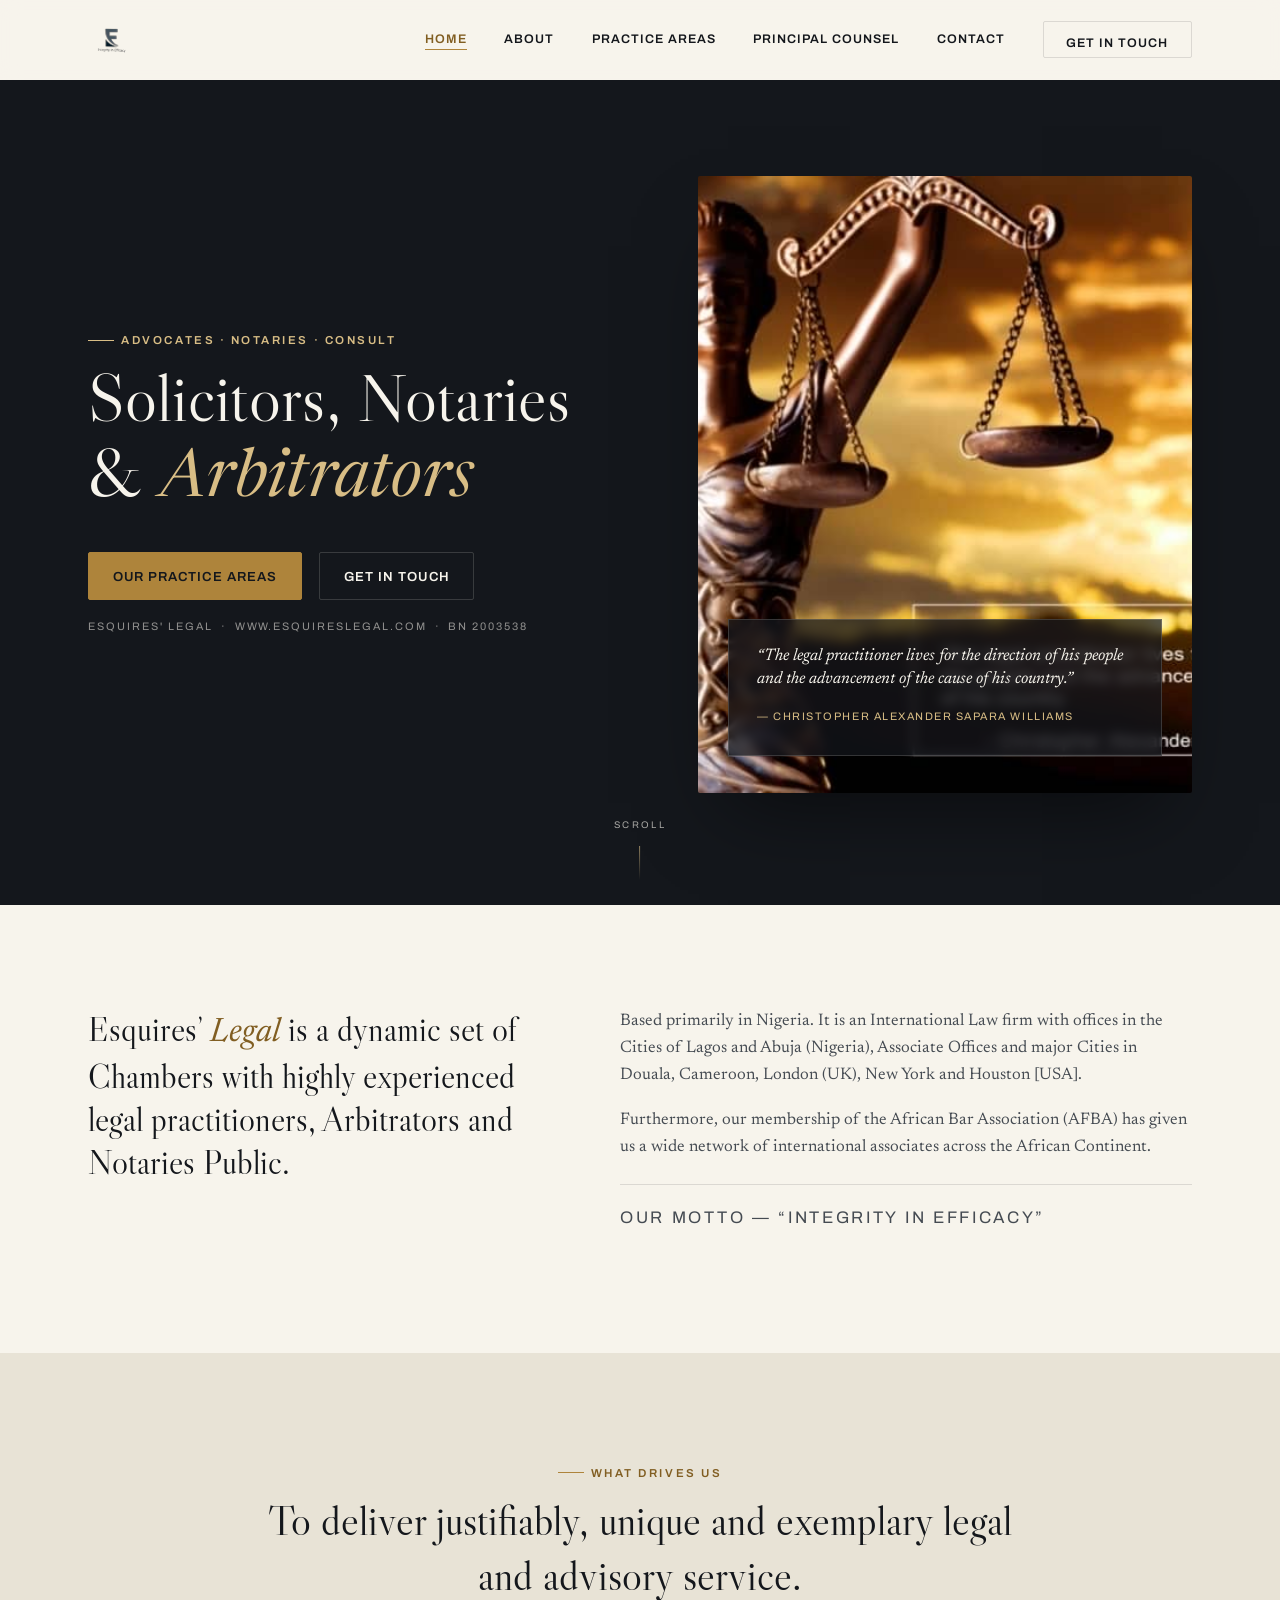
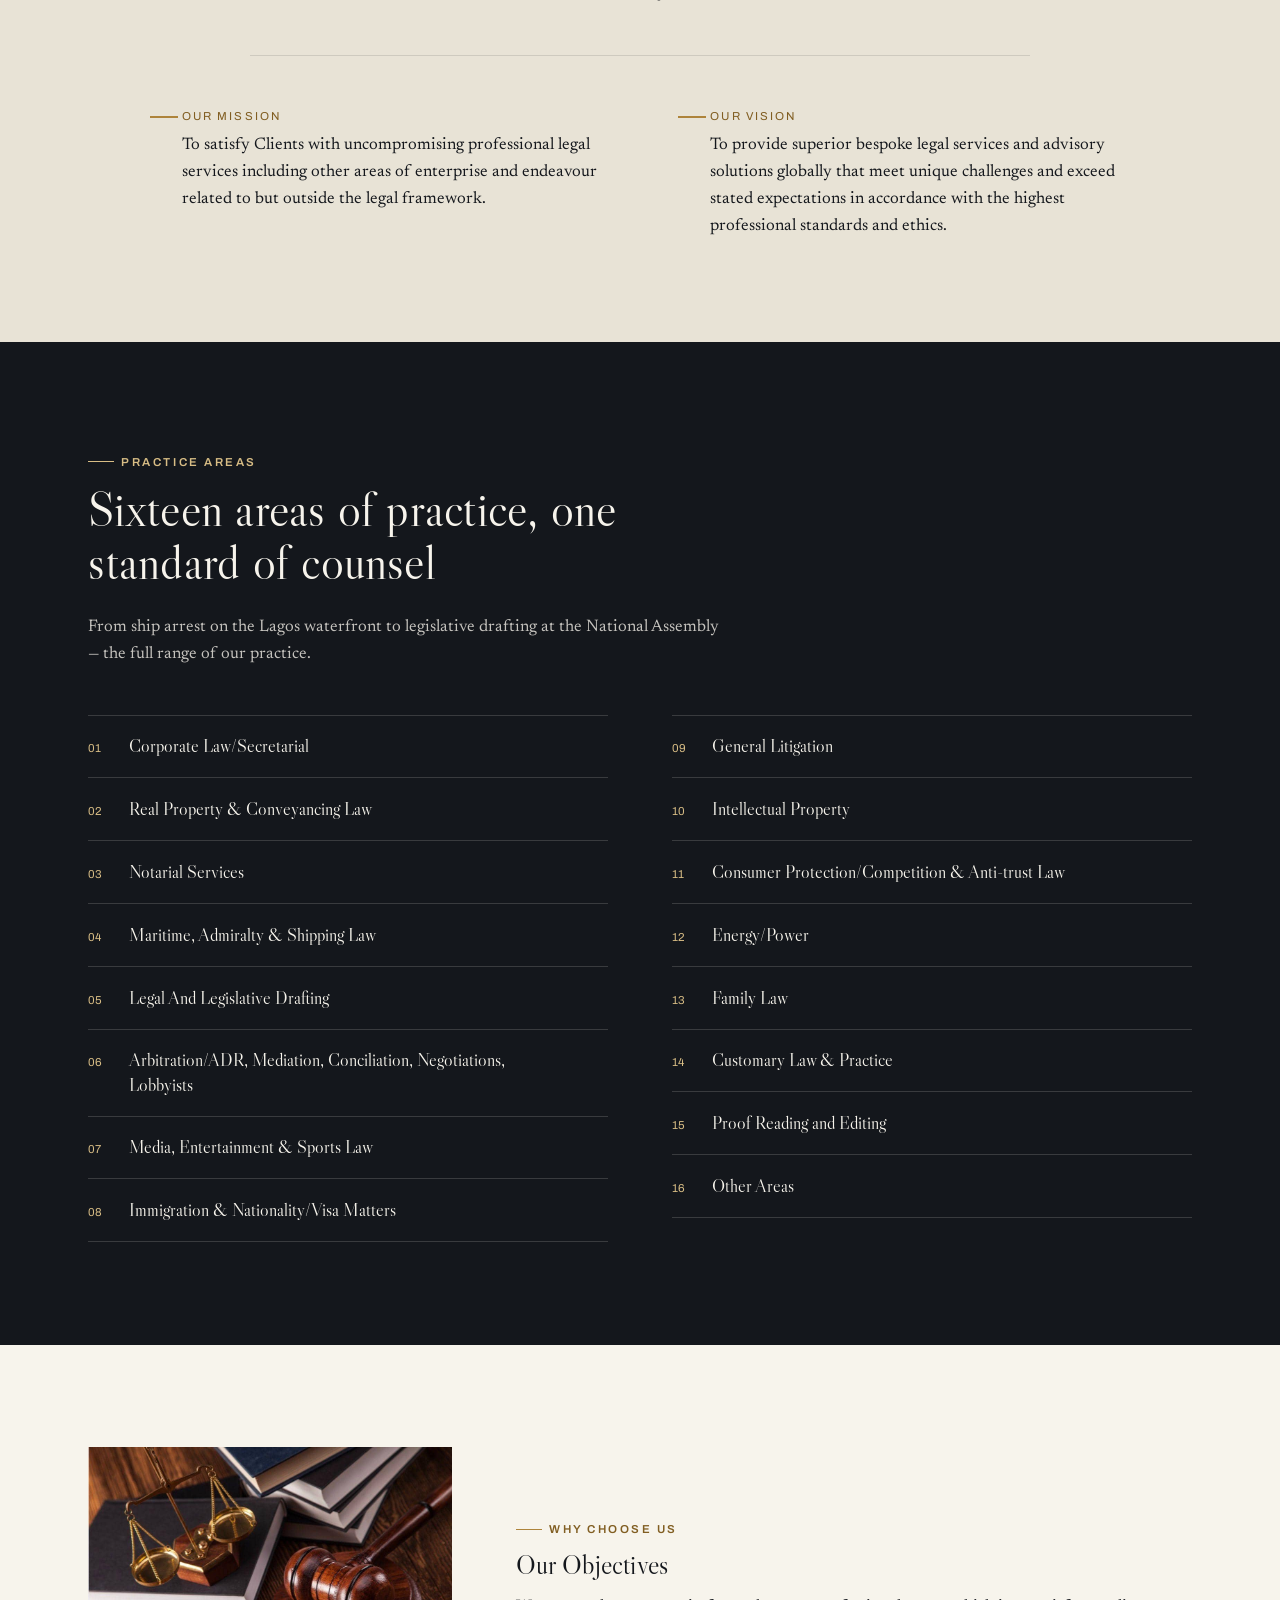
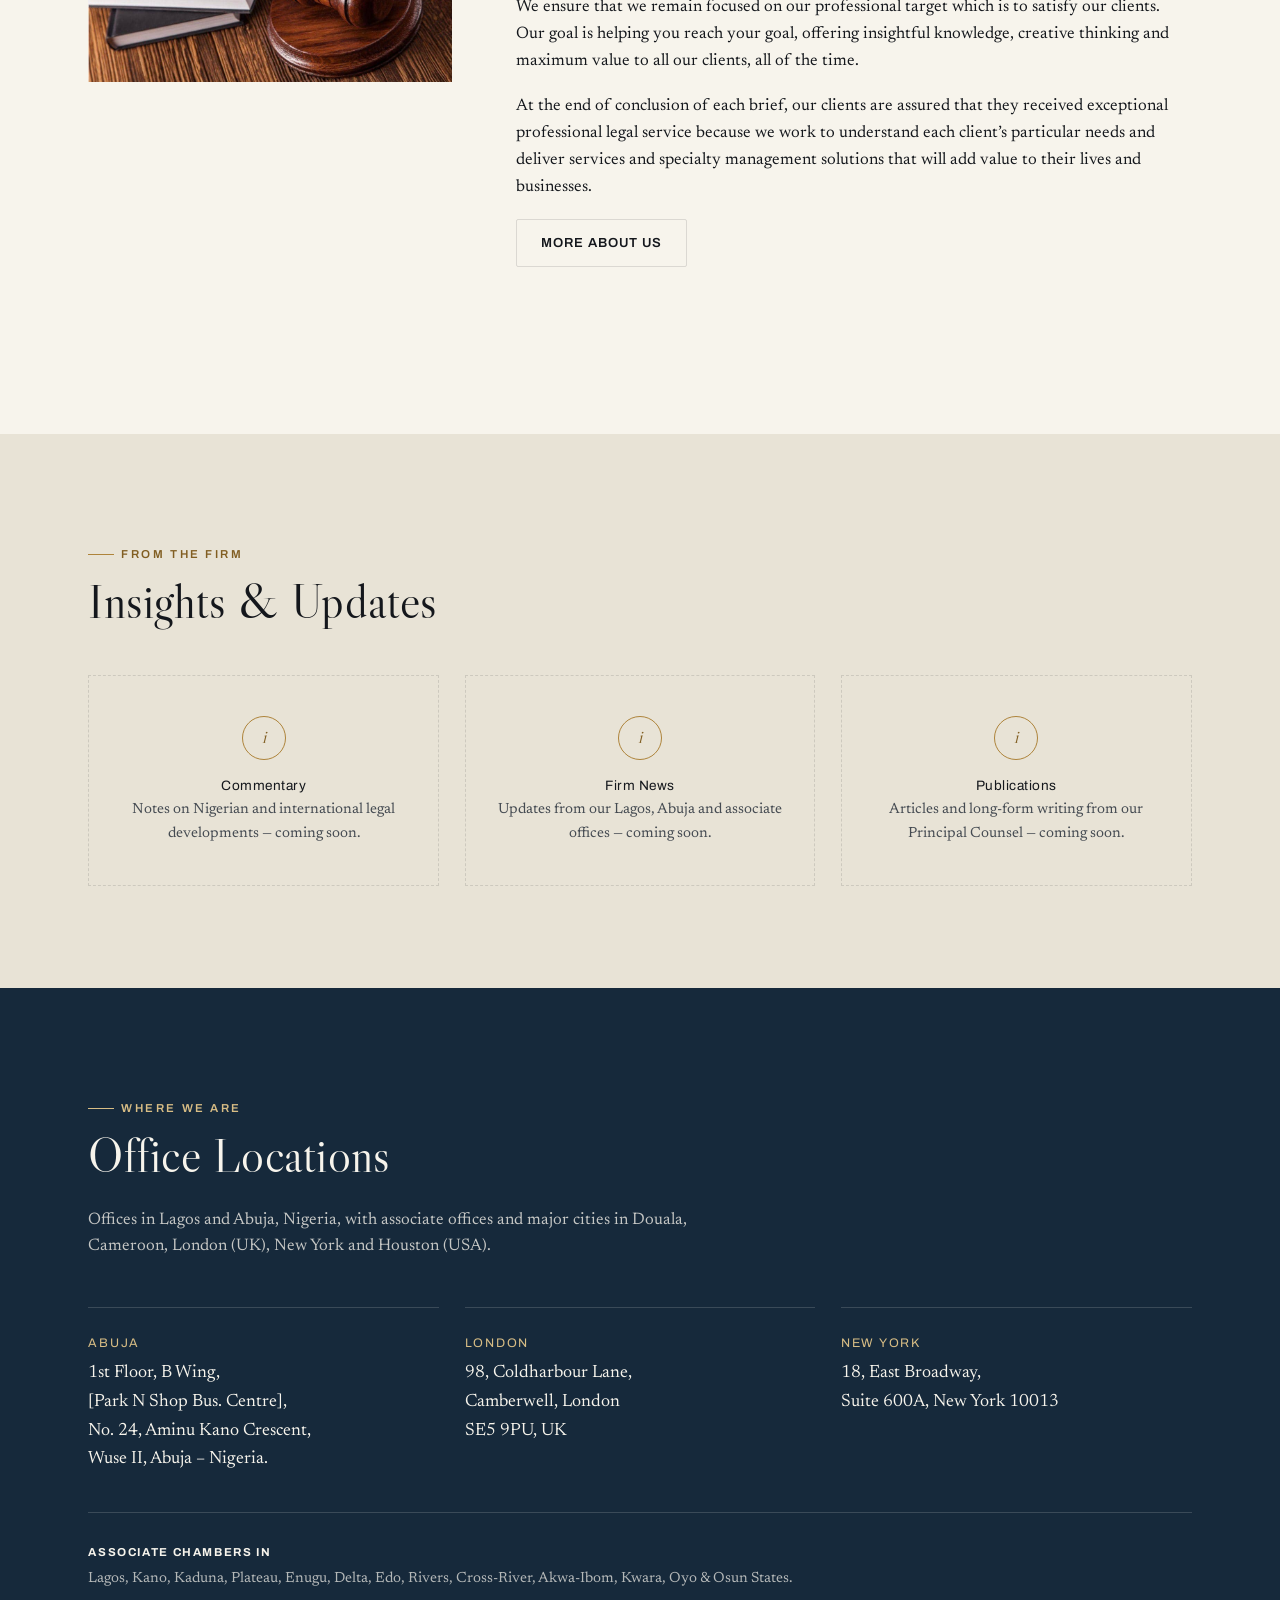
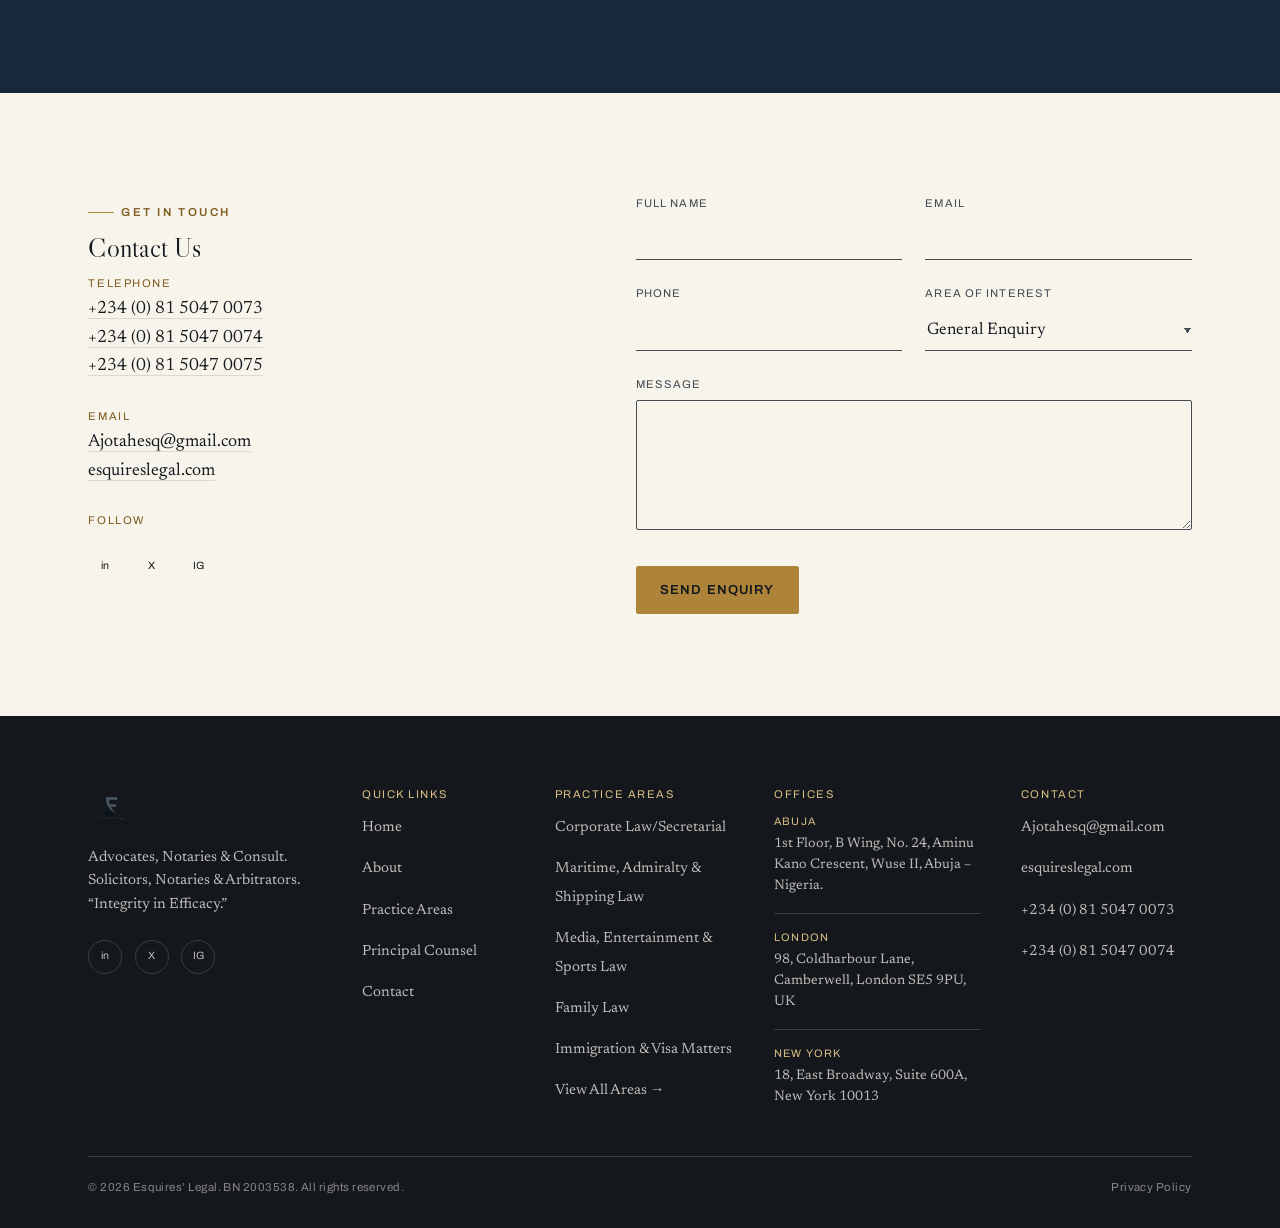
<file: index.html>
<!DOCTYPE html>
<html lang="en">
<head>
<meta charset="UTF-8">
<script>
  /*
   * Netlify Identity invite/recovery/confirmation links point to the site
   * ROOT (e.g. https://yoursite.netlify.app/#invite_token=...), but the
   * Identity widget that can actually process that token only runs on
   * /admin/. Left alone, the token just sits inert in the URL and this
   * page renders as a normal homepage — which is the exact bug this
   * forwards. Runs before anything else loads, so there's no flash of
   * page content first. See README.md, "Netlify Identity token routing".
   */
  if (/(invite_token|recovery_token|confirmation_token|email_change_token)=/.test(location.hash)) {
    location.replace("/admin/" + location.hash);
  }
</script>
<meta name="viewport" content="width=device-width, initial-scale=1.0">
<title>Esquires' Legal — Advocates, Notaries &amp; Consult | Lagos &amp; Abuja, Nigeria</title>
<meta name="description" content="Esquires' Legal is an international law firm and set of Chambers based in Lagos and Abuja, Nigeria, with associate offices in London, New York and Douala. Solicitors, Notaries and Arbitrators.">
<link rel="icon" href="images/favicon.svg" type="image/svg+xml">
<link rel="canonical" href="https://www.esquireslegal.com/">
<meta property="og:title" content="Esquires' Legal — Advocates, Notaries &amp; Consult">
<meta property="og:description" content="An international set of Chambers based in Nigeria, with associate offices across Africa, the UK and the United States.">
<meta property="og:type" content="website">
<link rel="preconnect" href="https://fonts.googleapis.com">
<link rel="preconnect" href="https://fonts.gstatic.com" crossorigin>
<link href="https://fonts.googleapis.com/css2?family=Libre+Caslon+Display&family=Newsreader:ital,opsz,wght@0,6..72,400;0,6..72,500;1,6..72,400&family=Archivo:wght@600&display=swap" rel="stylesheet">
<link rel="stylesheet" href="style.css">
</head>
<body>

<a class="skip-link" href="#main">Skip to content</a>

<header class="site-header">
  <div class="container site-header__inner">
    <a class="brand" href="index.html" aria-label="Esquires' Legal — home">
      <img class="brand__mark" src="images/logo.svg" alt="Esquires' Legal" data-image-key="logo" data-placeholder-label="Esquires' legal">
    </a>
    <nav class="nav-primary" id="primary-nav" aria-label="Primary">
      <ul>
        <li><a href="index.html" aria-current="page">Home</a></li>
        <li><a href="about.html">About</a></li>
        <li><a href="practice-areas.html">Practice Areas</a></li>
        <li><a href="principal.html">Principal Counsel</a></li>
        <li><a href="contact.html">Contact</a></li>
      </ul>
      <a class="btn btn-ghost-dark" href="contact.html">Get in Touch</a>
    </nav>
    <button class="nav-toggle" aria-label="Toggle menu" aria-expanded="false" aria-controls="primary-nav">
      <span aria-hidden="true"></span><span aria-hidden="true"></span><span aria-hidden="true"></span>
    </button>
  </div>
</header>

<main id="main">

  <!-- ============ HERO ============ -->
  <section class="hero" aria-label="Introduction">
    <div class="ripple-field" aria-hidden="true">
      <span></span><span></span><span></span>
    </div>
    <div class="container hero__grid">
      <div class="reveal">
        <span class="eyebrow hero__eyebrow">Advocates · Notaries · Consult</span>
        <h1>Solicitors, Notaries<br>&amp; <em>Arbitrators</em></h1>
        <div class="hero__actions">
          <a class="btn btn-primary" href="practice-areas.html">Our Practice Areas</a>
          <a class="btn btn-ghost-light" href="contact.html">Get in Touch</a>
        </div>
        <p class="hero__reg">Esquires' Legal &nbsp;·&nbsp; www.esquireslegal.com &nbsp;·&nbsp; BN 2003538</p>
      </div>
      <div class="hero__figure reveal">
        <img src="images/hero-scales.jpg" alt="Bronze scales of justice held aloft against a sunset sky" data-image-key="hero-scales" data-placeholder-label="Hero — scales of justice at sunset" fetchpriority="high" decoding="async">
        <div class="hero__quote">
          <p>&ldquo;The legal practitioner lives for the direction of his people and the advancement of the cause of his country.&rdquo;</p>
          <cite>— Christopher Alexander Sapara Williams</cite>
        </div>
      </div>
    </div>
    <div class="hero__scroll-cue" aria-hidden="true">
      <span>Scroll</span>
      <i></i>
    </div>
  </section>
  <section class="section" aria-labelledby="intro-heading">
    <div class="container intro">
      <div class="reveal">
        <p class="intro__lede" id="intro-heading">Esquires&rsquo; <em>Legal</em> is a dynamic set of Chambers with highly experienced legal practitioners, Arbitrators and Notaries Public.</p>
      </div>
      <div class="intro__body reveal">
        <p>Based primarily in Nigeria. It is an International Law firm with offices in the Cities of Lagos and Abuja (Nigeria), Associate Offices and major Cities in Douala, Cameroon, London (UK), New York and Houston [USA].</p>
        <p>Furthermore, our membership of the African Bar Association (AFBA) has given us a wide network of international associates across the African Continent.</p>
        <p class="motto">Our Motto — &ldquo;Integrity in Efficacy&rdquo;</p>
      </div>
    </div>
  </section>

  <!-- ============ MISSION / VISION / PURPOSE ============ -->
  <section class="section section--stone" aria-labelledby="mvp-heading">
    <div class="container">
      <h2 id="mvp-heading" class="visually-hidden">Mission, Vision and Purpose</h2>
      <div class="purpose-feature reveal">
        <span class="eyebrow">What Drives Us</span>
        <blockquote>To deliver justifiably, unique and exemplary legal and advisory service.</blockquote>
      </div>
      <div class="mv-split">
        <div class="mv-col reveal">
          <h3>Our Mission</h3>
          <p>To satisfy Clients with uncompromising professional legal services including other areas of enterprise and endeavour related to but outside the legal framework.</p>
        </div>
        <div class="mv-col reveal">
          <h3>Our Vision</h3>
          <p>To provide superior bespoke legal services and advisory solutions globally that meet unique challenges and exceed stated expectations in accordance with the highest professional standards and ethics.</p>
        </div>
      </div>
    </div>
  </section>

  <!-- ============ PRACTICE AREA PREVIEW ============ -->
  <section class="section section--dark" aria-labelledby="practice-heading">
    <div class="container">
      <div class="section-head reveal">
        <span class="eyebrow">Practice Areas</span>
        <h2 id="practice-heading">Sixteen areas of practice, one standard of counsel</h2>
        <p>From ship arrest on the Lagos waterfront to legislative drafting at the National Assembly — the full range of our practice.</p>
      </div>
      <div class="practice-index-grid">
        <div class="practice-index">
          <a href="practice-areas.html#practice-1" class="reveal"><span class="num">01</span><span class="title">Corporate Law/Secretarial</span><span class="arrow">View →</span></a>
          <a href="practice-areas.html#practice-2" class="reveal"><span class="num">02</span><span class="title">Real Property &amp; Conveyancing Law</span><span class="arrow">View →</span></a>
          <a href="practice-areas.html#practice-3" class="reveal"><span class="num">03</span><span class="title">Notarial Services</span><span class="arrow">View →</span></a>
          <a href="practice-areas.html#practice-4" class="reveal"><span class="num">04</span><span class="title">Maritime, Admiralty &amp; Shipping Law</span><span class="arrow">View →</span></a>
          <a href="practice-areas.html#practice-5" class="reveal"><span class="num">05</span><span class="title">Legal And Legislative Drafting</span><span class="arrow">View →</span></a>
          <a href="practice-areas.html#practice-6" class="reveal"><span class="num">06</span><span class="title">Arbitration/ADR, Mediation, Conciliation, Negotiations, Lobbyists</span><span class="arrow">View →</span></a>
          <a href="practice-areas.html#practice-7" class="reveal"><span class="num">07</span><span class="title">Media, Entertainment &amp; Sports Law</span><span class="arrow">View →</span></a>
          <a href="practice-areas.html#practice-8" class="reveal"><span class="num">08</span><span class="title">Immigration &amp; Nationality/Visa Matters</span><span class="arrow">View →</span></a>
        </div>
        <div class="practice-index">
          <a href="practice-areas.html#practice-9" class="reveal"><span class="num">09</span><span class="title">General Litigation</span><span class="arrow">View →</span></a>
          <a href="practice-areas.html#practice-10" class="reveal"><span class="num">10</span><span class="title">Intellectual Property</span><span class="arrow">View →</span></a>
          <a href="practice-areas.html#practice-11" class="reveal"><span class="num">11</span><span class="title">Consumer Protection/Competition &amp; Anti-trust Law</span><span class="arrow">View →</span></a>
          <a href="practice-areas.html#practice-12" class="reveal"><span class="num">12</span><span class="title">Energy/Power</span><span class="arrow">View →</span></a>
          <a href="practice-areas.html#practice-13" class="reveal"><span class="num">13</span><span class="title">Family Law</span><span class="arrow">View →</span></a>
          <a href="practice-areas.html#practice-14" class="reveal"><span class="num">14</span><span class="title">Customary Law &amp; Practice</span><span class="arrow">View →</span></a>
          <a href="practice-areas.html#practice-15" class="reveal"><span class="num">15</span><span class="title">Proof Reading and Editing</span><span class="arrow">View →</span></a>
          <a href="practice-areas.html#practice-16" class="reveal"><span class="num">16</span><span class="title">Other Areas</span><span class="arrow">View →</span></a>
        </div>
      </div>
    </div>
  </section>

  <!-- ============ WHY CHOOSE US ============ -->
  <section class="section" aria-labelledby="why-heading">
    <div class="container why">
      <div class="why__figure reveal" aria-hidden="true">
        <img src="images/chambers-library.jpg" alt="" data-image-key="chambers-library" data-placeholder-label="Chambers — legal library" loading="lazy" decoding="async">
      </div>
      <div class="why__copy reveal">
        <span class="eyebrow">Why Choose Us</span>
        <h2 id="why-heading">Our Objectives</h2>
        <p>We ensure that we remain focused on our professional target which is to satisfy our clients. Our goal is helping you reach your goal, offering insightful knowledge, creative thinking and maximum value to all our clients, all of the time.</p>
        <p>At the end of conclusion of each brief, our clients are assured that they received exceptional professional legal service because we work to understand each client&rsquo;s particular needs and deliver services and specialty management solutions that will add value to their lives and businesses.</p>
        <a class="btn btn-ghost-dark" href="about.html">More About Us</a>
      </div>
    </div>
  </section>

  <!-- ============ INSIGHTS (empty state) ============ -->
  <section class="section section--stone" aria-labelledby="insights-heading">
    <div class="container">
      <div class="section-head reveal">
        <span class="eyebrow">From the Firm</span>
        <h2 id="insights-heading">Insights &amp; Updates</h2>
      </div>
      <div class="insights-grid">
        <div class="insight-card reveal">
          <div class="ring" aria-hidden="true">i</div>
          <h3>Commentary</h3>
          <p>Notes on Nigerian and international legal developments — coming soon.</p>
        </div>
        <div class="insight-card reveal">
          <div class="ring" aria-hidden="true">i</div>
          <h3>Firm News</h3>
          <p>Updates from our Lagos, Abuja and associate offices — coming soon.</p>
        </div>
        <div class="insight-card reveal">
          <div class="ring" aria-hidden="true">i</div>
          <h3>Publications</h3>
          <p>Articles and long-form writing from our Principal Counsel — coming soon.</p>
        </div>
      </div>
    </div>
  </section>

  <!-- ============ OFFICE LOCATIONS ============ -->
  <section class="section section--navy" aria-labelledby="locations-heading">
    <div class="container">
      <div class="section-head reveal">
        <span class="eyebrow">Where We Are</span>
        <h2 id="locations-heading">Office Locations</h2>
        <p>Offices in Lagos and Abuja, Nigeria, with associate offices and major cities in Douala, Cameroon, London (UK), New York and Houston (USA).</p>
      </div>
      <div class="locations-grid">
        <div class="location-card reveal">
          <h3>Abuja</h3>
          <address>1st Floor, B Wing,<br>[Park N Shop Bus. Centre],<br>No. 24, Aminu Kano Crescent,<br>Wuse II, Abuja &ndash; Nigeria.</address>
        </div>
        <div class="location-card reveal">
          <h3>London</h3>
          <address>98, Coldharbour Lane,<br>Camberwell, London<br>SE5 9PU, UK</address>
        </div>
        <div class="location-card reveal">
          <h3>New York</h3>
          <address>18, East Broadway,<br>Suite 600A, New York 10013</address>
        </div>
      </div>
      <div class="associate-list reveal">
        <strong>Associate Chambers In</strong>
        <p style="margin:0;">Lagos, Kano, Kaduna, Plateau, Enugu, Delta, Edo, Rivers, Cross-River, Akwa-Ibom, Kwara, Oyo &amp; Osun States.</p>
      </div>
    </div>
  </section>

  <!-- ============ CONTACT ============ -->
  <section class="section" aria-labelledby="contact-heading">
    <div class="container contact-grid">
      <div class="reveal">
        <span class="eyebrow">Get in Touch</span>
        <h2 id="contact-heading">Contact Us</h2>
        <div class="contact-detail">
          <h3>Telephone</h3>
          <p style="margin:0;">
            <a data-cms-tel="phones.0" href="tel:+2348150470073">+234 (0) 81 5047 0073</a><br>
            <a data-cms-tel="phones.1" href="tel:+2348150470074">+234 (0) 81 5047 0074</a><br>
            <a data-cms-tel="phones.2" href="tel:+2348150470075">+234 (0) 81 5047 0075</a>
          </p>
        </div>
        <div class="contact-detail">
          <h3>Email</h3>
          <p style="margin:0;">
            <a data-cms-email="emails.0" href="mailto:admin@esquireslegal.com">admin@esquireslegal.com</a><br>
            <a data-cms-email="emails.1" href="mailto:info@esquireslegal.com">info@esquireslegal.com</a>
          </p>
        </div>
        <div class="contact-detail">
          <h3>Follow</h3>
          <div class="footer-social" aria-label="Social media">
            <a data-cms-href="social.linkedin" href="#" aria-label="LinkedIn">in</a>
            <a data-cms-href="social.twitter" href="#" aria-label="X (Twitter)">X</a>
            <a data-cms-href="social.instagram" href="#" aria-label="Instagram">IG</a>
          </div>
        </div>
      </div>

      <form class="reveal" name="contact" method="POST" data-netlify="true" netlify-honeypot="bot-field" aria-label="Contact form">
        <input type="hidden" name="form-name" value="contact">
        <p class="hp-field" aria-hidden="true"><label>Don&rsquo;t fill this out if you're human: <input name="bot-field" tabindex="-1" autocomplete="off"></label></p>
        <div class="form-row">
          <div class="form-field">
            <label for="name">Full name</label>
            <input type="text" id="name" name="name" required>
          </div>
          <div class="form-field">
            <label for="email">Email</label>
            <input type="email" id="email" name="email" required>
          </div>
        </div>
        <div class="form-row">
          <div class="form-field">
            <label for="phone">Phone</label>
            <input type="tel" id="phone" name="phone">
          </div>
          <div class="form-field">
            <label for="practice-area">Area of interest</label>
            <select id="practice-area" name="practice-area">
              <option>General Enquiry</option>
              <option>Corporate Law/Secretarial</option>
              <option>Real Property &amp; Conveyancing Law</option>
              <option>Notarial Services</option>
              <option>Maritime, Admiralty &amp; Shipping Law</option>
              <option>Legal And Legislative Drafting</option>
              <option>Arbitration/ADR/Mediation</option>
              <option>Media, Entertainment &amp; Sports Law</option>
              <option>Immigration &amp; Visa Matters</option>
              <option>General Litigation</option>
              <option>Intellectual Property</option>
              <option>Consumer Protection/Competition Law</option>
              <option>Energy/Power</option>
              <option>Family Law</option>
              <option>Customary Law &amp; Practice</option>
              <option>Other</option>
            </select>
          </div>
        </div>
        <div class="form-field">
          <label for="message">Message</label>
          <textarea id="message" name="message" required></textarea>
        </div>
        <button class="btn btn-primary" type="submit">Send Enquiry</button>
      </form>
    </div>
  </section>

</main>

<footer class="site-footer">
  <div class="container">
    <div class="footer-grid">
      <div class="footer-brand">
        <a class="brand" href="index.html" aria-label="Esquires' Legal — home">
          <img class="brand__mark" src="images/logo.svg" alt="Esquires' Legal" data-image-key="logo" data-placeholder-label="Esquires' legal" loading="lazy" decoding="async">
        </a>
        <p>Advocates, Notaries &amp; Consult. Solicitors, Notaries &amp; Arbitrators. &ldquo;Integrity in Efficacy.&rdquo;</p>
        <div class="footer-social" aria-label="Social media">
          <a data-cms-href="social.linkedin" href="#" aria-label="LinkedIn">in</a>
          <a data-cms-href="social.twitter" href="#" aria-label="X (Twitter)">X</a>
          <a data-cms-href="social.instagram" href="#" aria-label="Instagram">IG</a>
        </div>
      </div>

      <div class="footer-col">
        <h4>Quick Links</h4>
        <ul>
          <li><a href="index.html">Home</a></li>
          <li><a href="about.html">About</a></li>
          <li><a href="practice-areas.html">Practice Areas</a></li>
          <li><a href="principal.html">Principal Counsel</a></li>
          <li><a href="contact.html">Contact</a></li>
        </ul>
      </div>

      <div class="footer-col">
        <h4>Practice Areas</h4>
        <ul>
          <li><a href="practice-areas.html#practice-1">Corporate Law/Secretarial</a></li>
          <li><a href="practice-areas.html#practice-4">Maritime, Admiralty &amp; Shipping Law</a></li>
          <li><a href="practice-areas.html#practice-7">Media, Entertainment &amp; Sports Law</a></li>
          <li><a href="practice-areas.html#practice-13">Family Law</a></li>
          <li><a href="practice-areas.html#practice-8">Immigration &amp; Visa Matters</a></li>
          <li><a href="practice-areas.html">View All Areas &rarr;</a></li>
        </ul>
      </div>

      <div class="footer-col">
        <h4>Offices</h4>
        <address class="footer-office">
          <span class="footer-office__city">Abuja</span>
          1st Floor, B Wing, No. 24, Aminu Kano Crescent, Wuse II, Abuja &ndash; Nigeria.
        </address>
        <address class="footer-office">
          <span class="footer-office__city">London</span>
          98, Coldharbour Lane, Camberwell, London SE5 9PU, UK
        </address>
        <address class="footer-office">
          <span class="footer-office__city">New York</span>
          18, East Broadway, Suite 600A, New York 10013
        </address>
      </div>

      <div class="footer-col">
        <h4>Contact</h4>
        <ul>
          <li><a data-cms-email="emails.0" href="mailto:admin@esquireslegal.com">admin@esquireslegal.com</a></li>
          <li><a data-cms-email="emails.1" href="mailto:info@esquireslegal.com">info@esquireslegal.com</a></li>
          <li><a data-cms-tel="phones.0" href="tel:+2348150470073">+234 (0) 81 5047 0073</a></li>
          <li><a data-cms-tel="phones.1" href="tel:+2348150470074">+234 (0) 81 5047 0074</a></li>
        </ul>
      </div>
    </div>
    <div class="footer-bottom">
      <span>&copy; <span id="footer-year">2026</span> Esquires&rsquo; Legal. BN 2003538. All rights reserved.</span>
      <a href="privacy.html">Privacy Policy</a>
    </div>
  </div>
</footer>

<script src="script.js"></script>
</body>
</html>
</file>
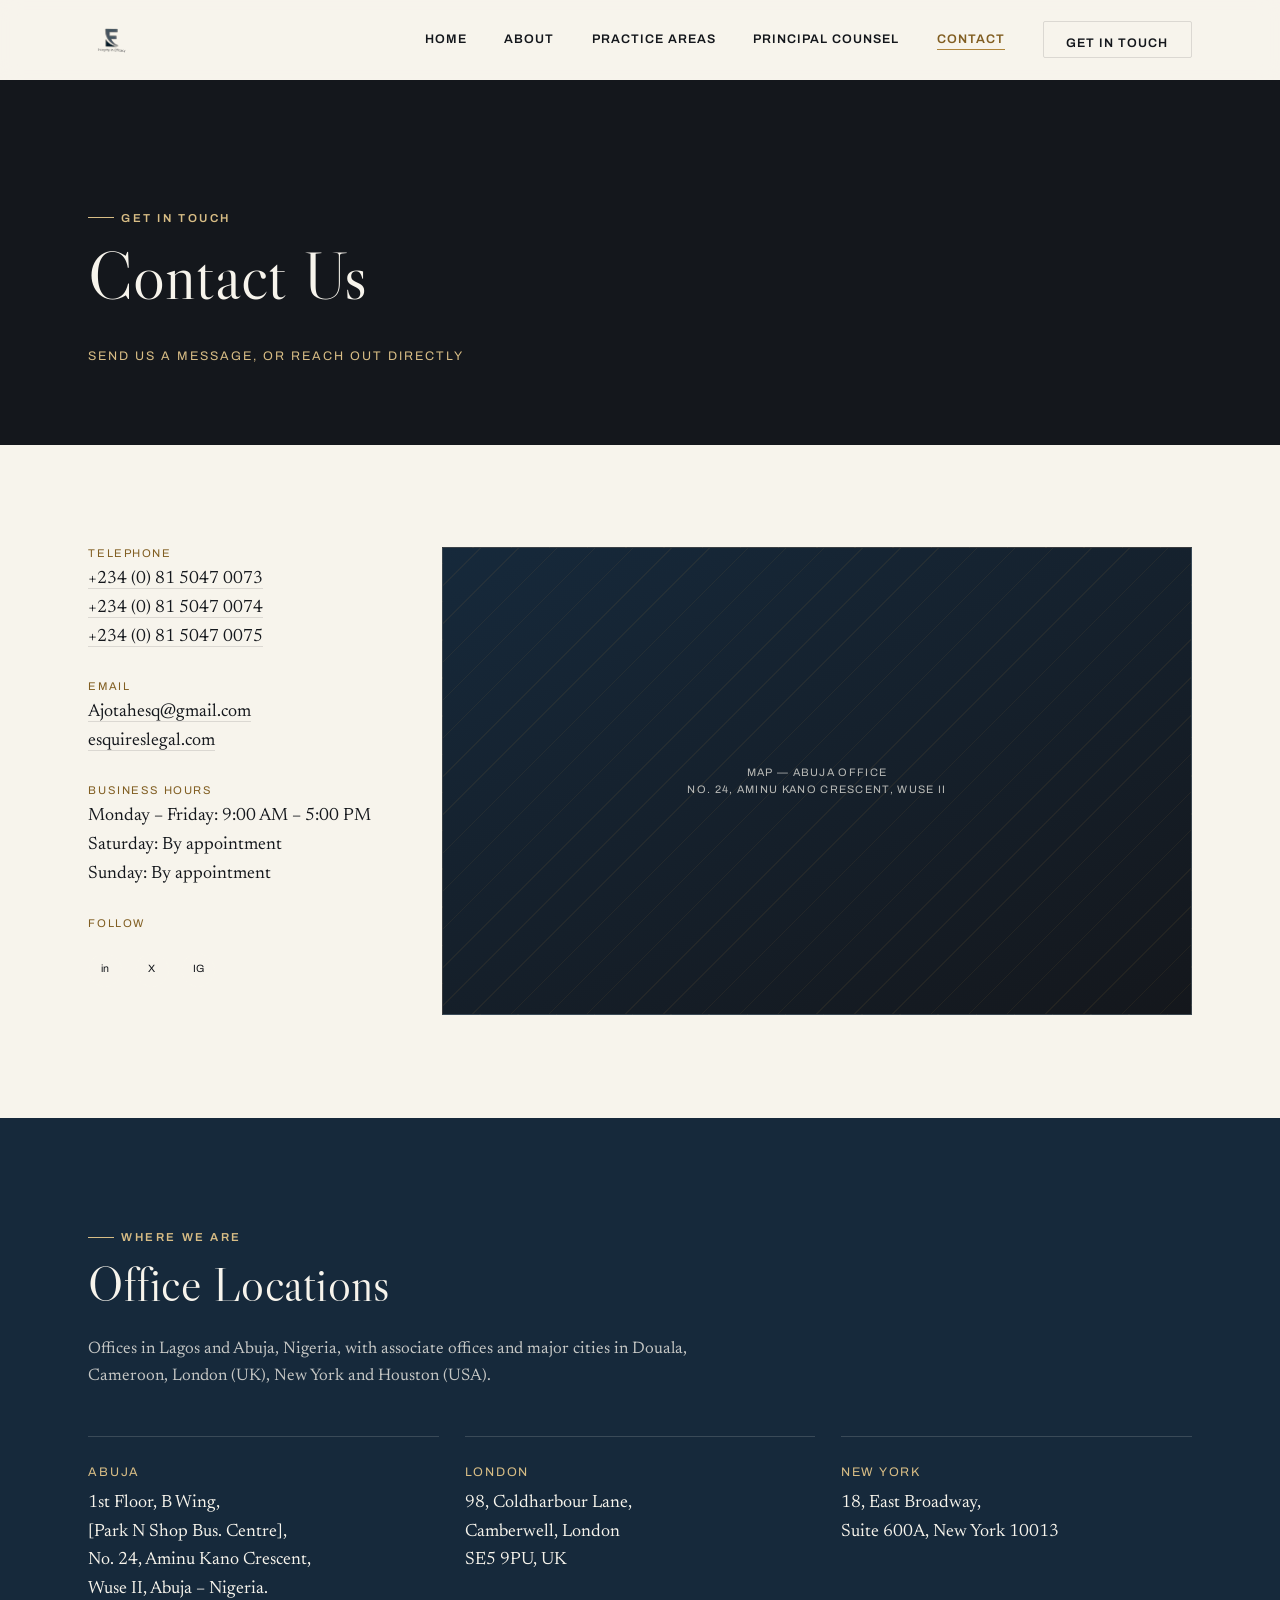
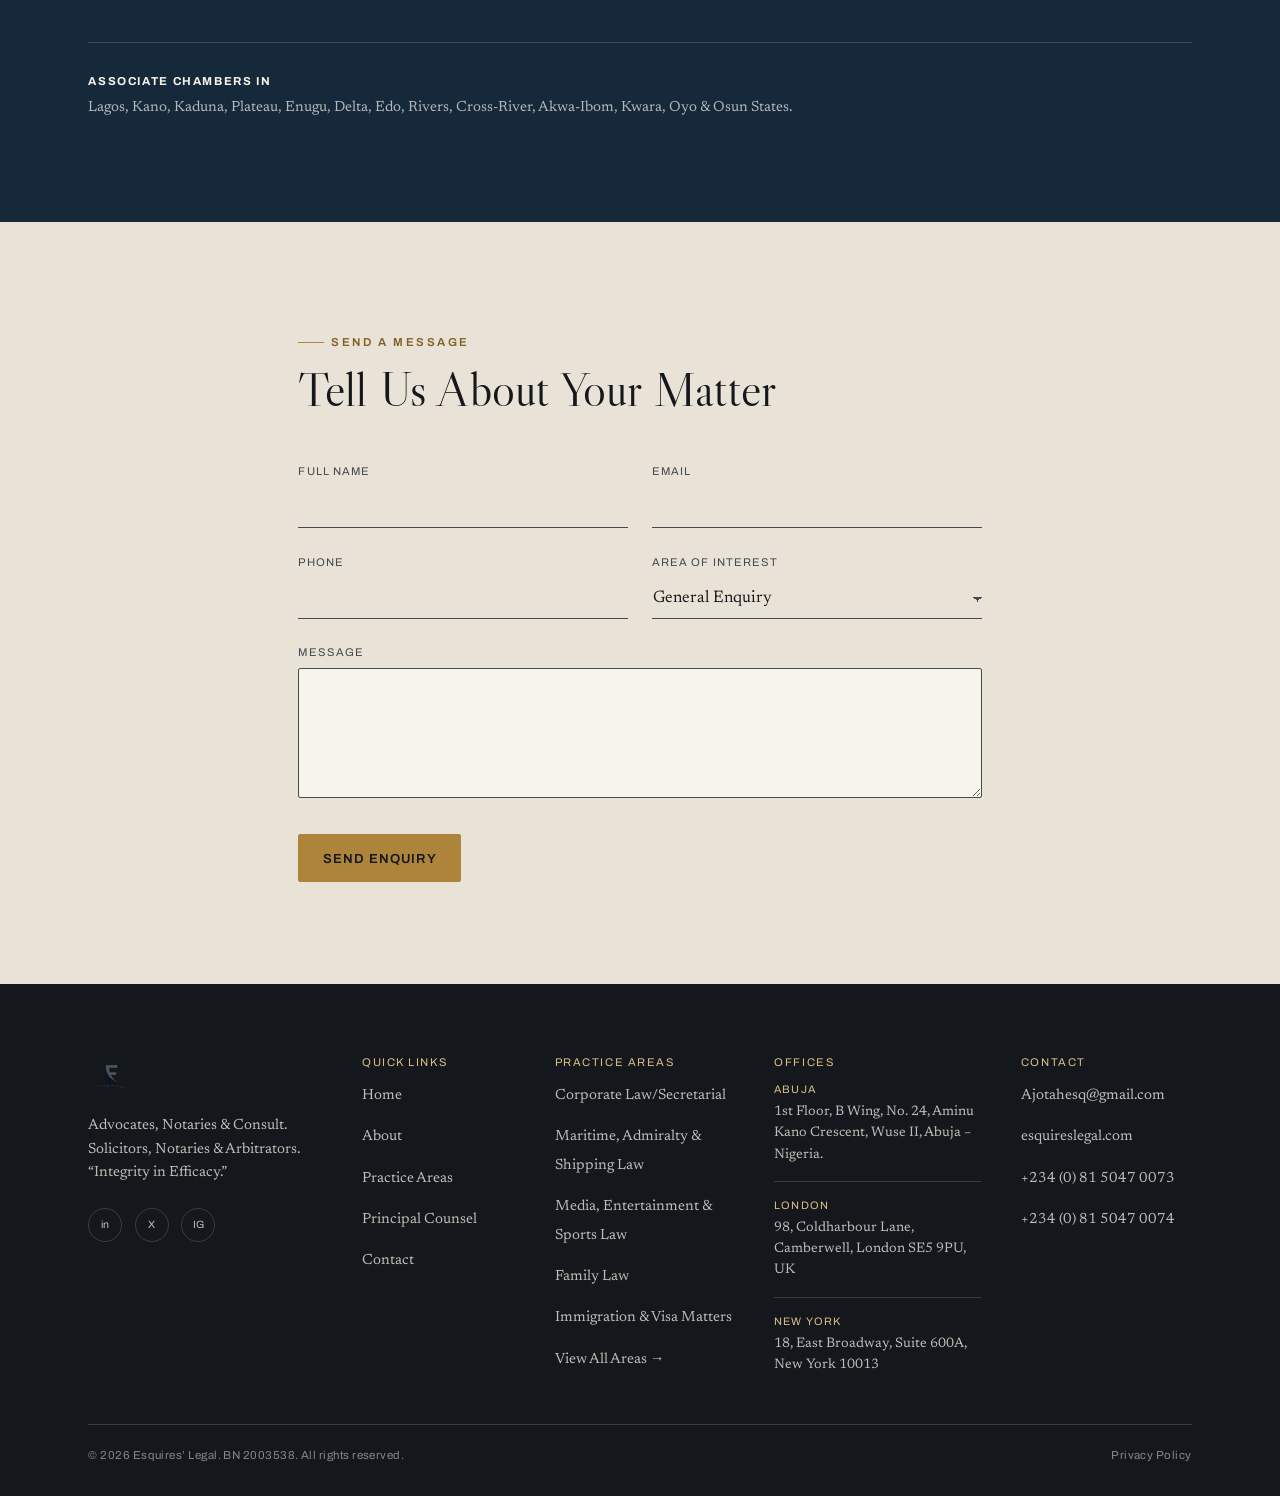
<file: contact.html>
<!DOCTYPE html>
<html lang="en">
<head>
<meta charset="UTF-8">
<script>
  /*
   * Netlify Identity invite/recovery/confirmation links point to the site
   * ROOT (e.g. https://yoursite.netlify.app/#invite_token=...), but the
   * Identity widget that can actually process that token only runs on
   * /admin/. Left alone, the token just sits inert in the URL and this
   * page renders as a normal homepage — which is the exact bug this
   * forwards. Runs before anything else loads, so there's no flash of
   * page content first. See README.md, "Netlify Identity token routing".
   */
  if (/(invite_token|recovery_token|confirmation_token|email_change_token)=/.test(location.hash)) {
    location.replace("/admin/" + location.hash);
  }
</script>
<meta name="viewport" content="width=device-width, initial-scale=1.0">
<title>Contact Us | Esquires' Legal</title>
<meta name="description" content="Get in touch with Esquires' Legal — offices in Abuja and Lagos, Nigeria, with associate offices in London, New York and Douala.">
<link rel="icon" href="images/favicon.svg" type="image/svg+xml">
<link rel="canonical" href="https://www.esquireslegal.com/contact.html">
<link rel="preconnect" href="https://fonts.googleapis.com">
<link rel="preconnect" href="https://fonts.gstatic.com" crossorigin>
<link href="https://fonts.googleapis.com/css2?family=Libre+Caslon+Display&family=Newsreader:ital,opsz,wght@0,6..72,400;0,6..72,500;1,6..72,400&family=Archivo:wght@600&display=swap" rel="stylesheet">
<link rel="stylesheet" href="style.css">
</head>
<body>

<a class="skip-link" href="#main">Skip to content</a>

<header class="site-header">
  <div class="container site-header__inner">
    <a class="brand" href="index.html" aria-label="Esquires' Legal — home">
      <img class="brand__mark" src="images/logo.svg" alt="Esquires' Legal" data-image-key="logo" data-placeholder-label="Esquires' legal">
    </a>
    <nav class="nav-primary" id="primary-nav" aria-label="Primary">
      <ul>
        <li><a href="index.html">Home</a></li>
        <li><a href="about.html">About</a></li>
        <li><a href="practice-areas.html">Practice Areas</a></li>
        <li><a href="principal.html">Principal Counsel</a></li>
        <li><a href="contact.html" aria-current="page">Contact</a></li>
      </ul>
      <a class="btn btn-ghost-dark" href="#contact-form">Get in Touch</a>
    </nav>
    <button class="nav-toggle" aria-label="Toggle menu" aria-expanded="false" aria-controls="primary-nav">
      <span aria-hidden="true"></span><span aria-hidden="true"></span><span aria-hidden="true"></span>
    </button>
  </div>
</header>

<main id="main">

  <!-- ============ PAGE BANNER ============ -->
  <section class="page-banner">
    <div class="ripple-field" aria-hidden="true"><span></span><span></span><span></span></div>
    <div class="container page-banner__inner reveal">
      <span class="eyebrow">Get in Touch</span>
      <h1>Contact Us</h1>
      <p class="lede">Send us a message, or reach out directly</p>
    </div>
  </section>

  <!-- ============ DETAILS + MAP ============ -->
  <section class="section" aria-labelledby="details-heading">
    <div class="container contact-grid">
      <h2 id="details-heading" class="visually-hidden">Contact Details and Map</h2>
      <div class="reveal">
        <div class="contact-detail">
          <h3>Telephone</h3>
          <p style="margin:0;">
            <a data-cms-tel="phones.0" href="tel:+2348150470073">+234 (0) 81 5047 0073</a><br>
            <a data-cms-tel="phones.1" href="tel:+2348150470074">+234 (0) 81 5047 0074</a><br>
            <a data-cms-tel="phones.2" href="tel:+2348150470075">+234 (0) 81 5047 0075</a>
          </p>
        </div>
        <div class="contact-detail">
          <h3>Email</h3>
          <p style="margin:0;">
            <a data-cms-email="emails.0" href="mailto:admin@esquireslegal.com">admin@esquireslegal.com</a><br>
            <a data-cms-email="emails.1" href="mailto:info@esquireslegal.com">info@esquireslegal.com</a>
          </p>
        </div>
        <div class="contact-detail">
          <h3>Business Hours</h3>
          <p style="margin:0;">
            <span data-cms-text="hours.weekday">Monday &ndash; Friday: 9:00 AM &ndash; 5:00 PM</span><br>
            <span data-cms-text="hours.saturday">Saturday: By appointment</span><br>
            <span data-cms-text="hours.sunday">Sunday: Closed</span>
          </p>
        </div>
        <div class="contact-detail">
          <h3>Follow</h3>
          <div class="footer-social" aria-label="Social media">
            <a data-cms-href="social.linkedin" href="#" aria-label="LinkedIn">in</a>
            <a data-cms-href="social.twitter" href="#" aria-label="X (Twitter)">X</a>
            <a data-cms-href="social.instagram" href="#" aria-label="Instagram">IG</a>
          </div>
        </div>
      </div>

      <!--
        Map placeholder. To go live: replace this div with a real embed, e.g.
        <iframe class="map-embed" src="[Google Maps embed URL]" loading="lazy"
          referrerpolicy="no-referrer-when-downgrade" style="border:0;width:100%;"></iframe>
      -->
      <div class="map-embed img-slot reveal" role="img" aria-label="Map placeholder — Abuja office">
        <span class="img-slot__label">Map — Abuja Office<br>No. 24, Aminu Kano Crescent, Wuse II</span>
      </div>
    </div>
  </section>

  <!-- ============ OFFICE LOCATIONS ============ -->
  <section class="section section--navy" aria-labelledby="locations-heading">
    <div class="container">
      <div class="section-head reveal">
        <span class="eyebrow">Where We Are</span>
        <h2 id="locations-heading">Office Locations</h2>
        <p>Offices in Lagos and Abuja, Nigeria, with associate offices and major cities in Douala, Cameroon, London (UK), New York and Houston (USA).</p>
      </div>
      <div class="locations-grid">
        <div class="location-card reveal">
          <h3>Abuja</h3>
          <address>1st Floor, B Wing,<br>[Park N Shop Bus. Centre],<br>No. 24, Aminu Kano Crescent,<br>Wuse II, Abuja &ndash; Nigeria.</address>
        </div>
        <div class="location-card reveal">
          <h3>London</h3>
          <address>98, Coldharbour Lane,<br>Camberwell, London<br>SE5 9PU, UK</address>
        </div>
        <div class="location-card reveal">
          <h3>New York</h3>
          <address>18, East Broadway,<br>Suite 600A, New York 10013</address>
        </div>
      </div>
      <div class="associate-list reveal">
        <strong>Associate Chambers In</strong>
        <p style="margin:0;">Lagos, Kano, Kaduna, Plateau, Enugu, Delta, Edo, Rivers, Cross-River, Akwa-Ibom, Kwara, Oyo &amp; Osun States.</p>
      </div>
    </div>
  </section>

  <!-- ============ CONTACT FORM ============ -->
  <section class="section section--stone" id="contact-form" aria-labelledby="form-heading">
    <div class="container" style="max-width: 760px;">
      <div class="section-head reveal">
        <span class="eyebrow">Send a Message</span>
        <h2 id="form-heading">Tell Us About Your Matter</h2>
      </div>
      <form class="reveal" name="contact" method="POST" data-netlify="true" netlify-honeypot="bot-field" aria-label="Contact form">
        <input type="hidden" name="form-name" value="contact">
        <p class="hp-field" aria-hidden="true"><label>Don&rsquo;t fill this out if you're human: <input name="bot-field" tabindex="-1" autocomplete="off"></label></p>
        <div class="form-row">
          <div class="form-field">
            <label for="c-name">Full name</label>
            <input type="text" id="c-name" name="name" required>
          </div>
          <div class="form-field">
            <label for="c-email">Email</label>
            <input type="email" id="c-email" name="email" required>
          </div>
        </div>
        <div class="form-row">
          <div class="form-field">
            <label for="c-phone">Phone</label>
            <input type="tel" id="c-phone" name="phone">
          </div>
          <div class="form-field">
            <label for="c-practice-area">Area of interest</label>
            <select id="c-practice-area" name="practice-area">
              <option>General Enquiry</option>
              <option>Corporate Law/Secretarial</option>
              <option>Real Property &amp; Conveyancing Law</option>
              <option>Notarial Services</option>
              <option>Maritime, Admiralty &amp; Shipping Law</option>
              <option>Legal And Legislative Drafting</option>
              <option>Arbitration/ADR/Mediation</option>
              <option>Media, Entertainment &amp; Sports Law</option>
              <option>Immigration &amp; Visa Matters</option>
              <option>General Litigation</option>
              <option>Intellectual Property</option>
              <option>Consumer Protection/Competition Law</option>
              <option>Energy/Power</option>
              <option>Family Law</option>
              <option>Customary Law &amp; Practice</option>
              <option>Other</option>
            </select>
          </div>
        </div>
        <div class="form-field">
          <label for="c-message">Message</label>
          <textarea id="c-message" name="message" required></textarea>
        </div>
        <button class="btn btn-primary" type="submit">Send Enquiry</button>
      </form>
    </div>
  </section>

</main>

<footer class="site-footer">
  <div class="container">
    <div class="footer-grid">
      <div class="footer-brand">
        <a class="brand" href="index.html" aria-label="Esquires' Legal — home">
          <img class="brand__mark" src="images/logo.svg" alt="Esquires' Legal" data-image-key="logo" data-placeholder-label="Esquires' legal" loading="lazy" decoding="async">
        </a>
        <p>Advocates, Notaries &amp; Consult. Solicitors, Notaries &amp; Arbitrators. &ldquo;Integrity in Efficacy.&rdquo;</p>
        <div class="footer-social" aria-label="Social media">
          <a data-cms-href="social.linkedin" href="#" aria-label="LinkedIn">in</a>
          <a data-cms-href="social.twitter" href="#" aria-label="X (Twitter)">X</a>
          <a data-cms-href="social.instagram" href="#" aria-label="Instagram">IG</a>
        </div>
      </div>

      <div class="footer-col">
        <h4>Quick Links</h4>
        <ul>
          <li><a href="index.html">Home</a></li>
          <li><a href="about.html">About</a></li>
          <li><a href="practice-areas.html">Practice Areas</a></li>
          <li><a href="principal.html">Principal Counsel</a></li>
          <li><a href="contact.html">Contact</a></li>
        </ul>
      </div>

      <div class="footer-col">
        <h4>Practice Areas</h4>
        <ul>
          <li><a href="practice-areas.html#practice-1">Corporate Law/Secretarial</a></li>
          <li><a href="practice-areas.html#practice-4">Maritime, Admiralty &amp; Shipping Law</a></li>
          <li><a href="practice-areas.html#practice-7">Media, Entertainment &amp; Sports Law</a></li>
          <li><a href="practice-areas.html#practice-13">Family Law</a></li>
          <li><a href="practice-areas.html#practice-8">Immigration &amp; Visa Matters</a></li>
          <li><a href="practice-areas.html">View All Areas &rarr;</a></li>
        </ul>
      </div>

      <div class="footer-col">
        <h4>Offices</h4>
        <address class="footer-office">
          <span class="footer-office__city">Abuja</span>
          1st Floor, B Wing, No. 24, Aminu Kano Crescent, Wuse II, Abuja &ndash; Nigeria.
        </address>
        <address class="footer-office">
          <span class="footer-office__city">London</span>
          98, Coldharbour Lane, Camberwell, London SE5 9PU, UK
        </address>
        <address class="footer-office">
          <span class="footer-office__city">New York</span>
          18, East Broadway, Suite 600A, New York 10013
        </address>
      </div>

      <div class="footer-col">
        <h4>Contact</h4>
        <ul>
          <li><a data-cms-email="emails.0" href="mailto:admin@esquireslegal.com">admin@esquireslegal.com</a></li>
          <li><a data-cms-email="emails.1" href="mailto:info@esquireslegal.com">info@esquireslegal.com</a></li>
          <li><a data-cms-tel="phones.0" href="tel:+2348150470073">+234 (0) 81 5047 0073</a></li>
          <li><a data-cms-tel="phones.1" href="tel:+2348150470074">+234 (0) 81 5047 0074</a></li>
        </ul>
      </div>
    </div>
    <div class="footer-bottom">
      <span>&copy; <span id="footer-year">2026</span> Esquires&rsquo; Legal. BN 2003538. All rights reserved.</span>
      <a href="privacy.html">Privacy Policy</a>
    </div>
  </div>
</footer>

<script src="script.js"></script>
</body>
</html>
</file>
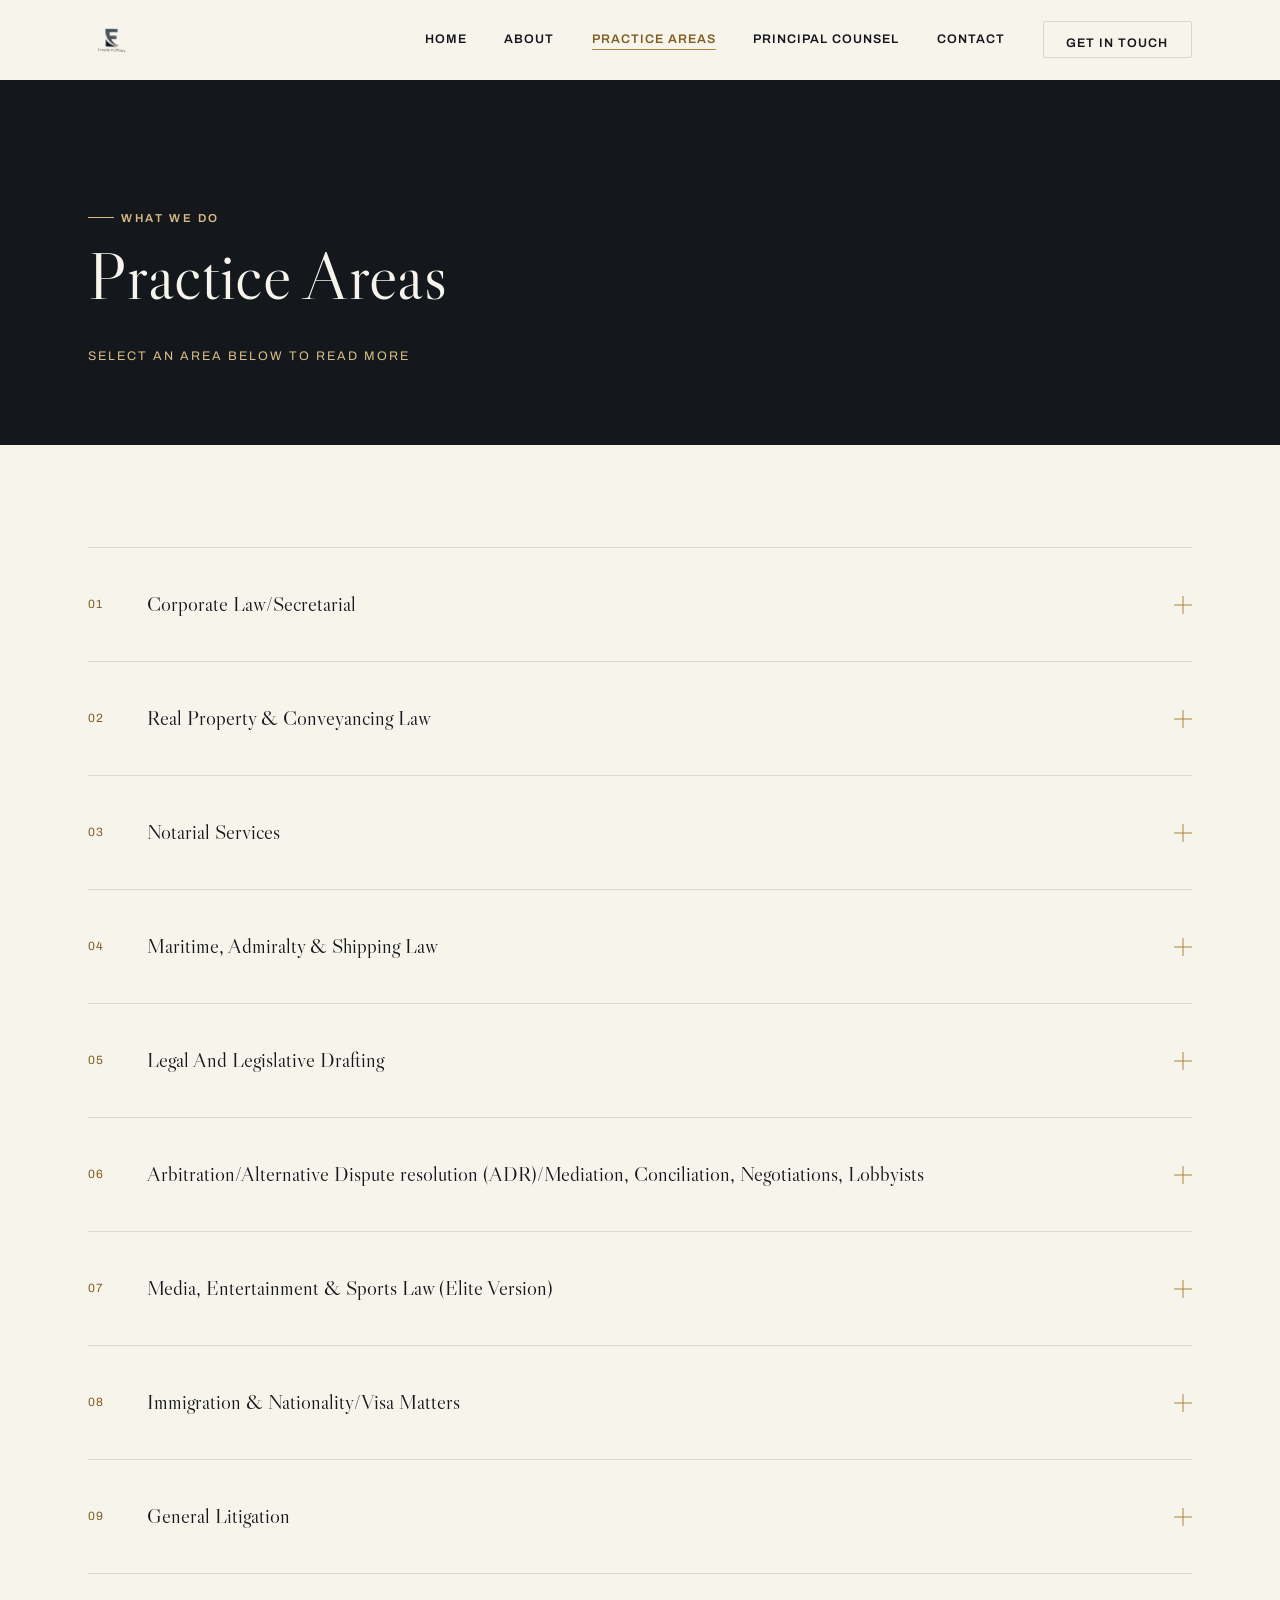
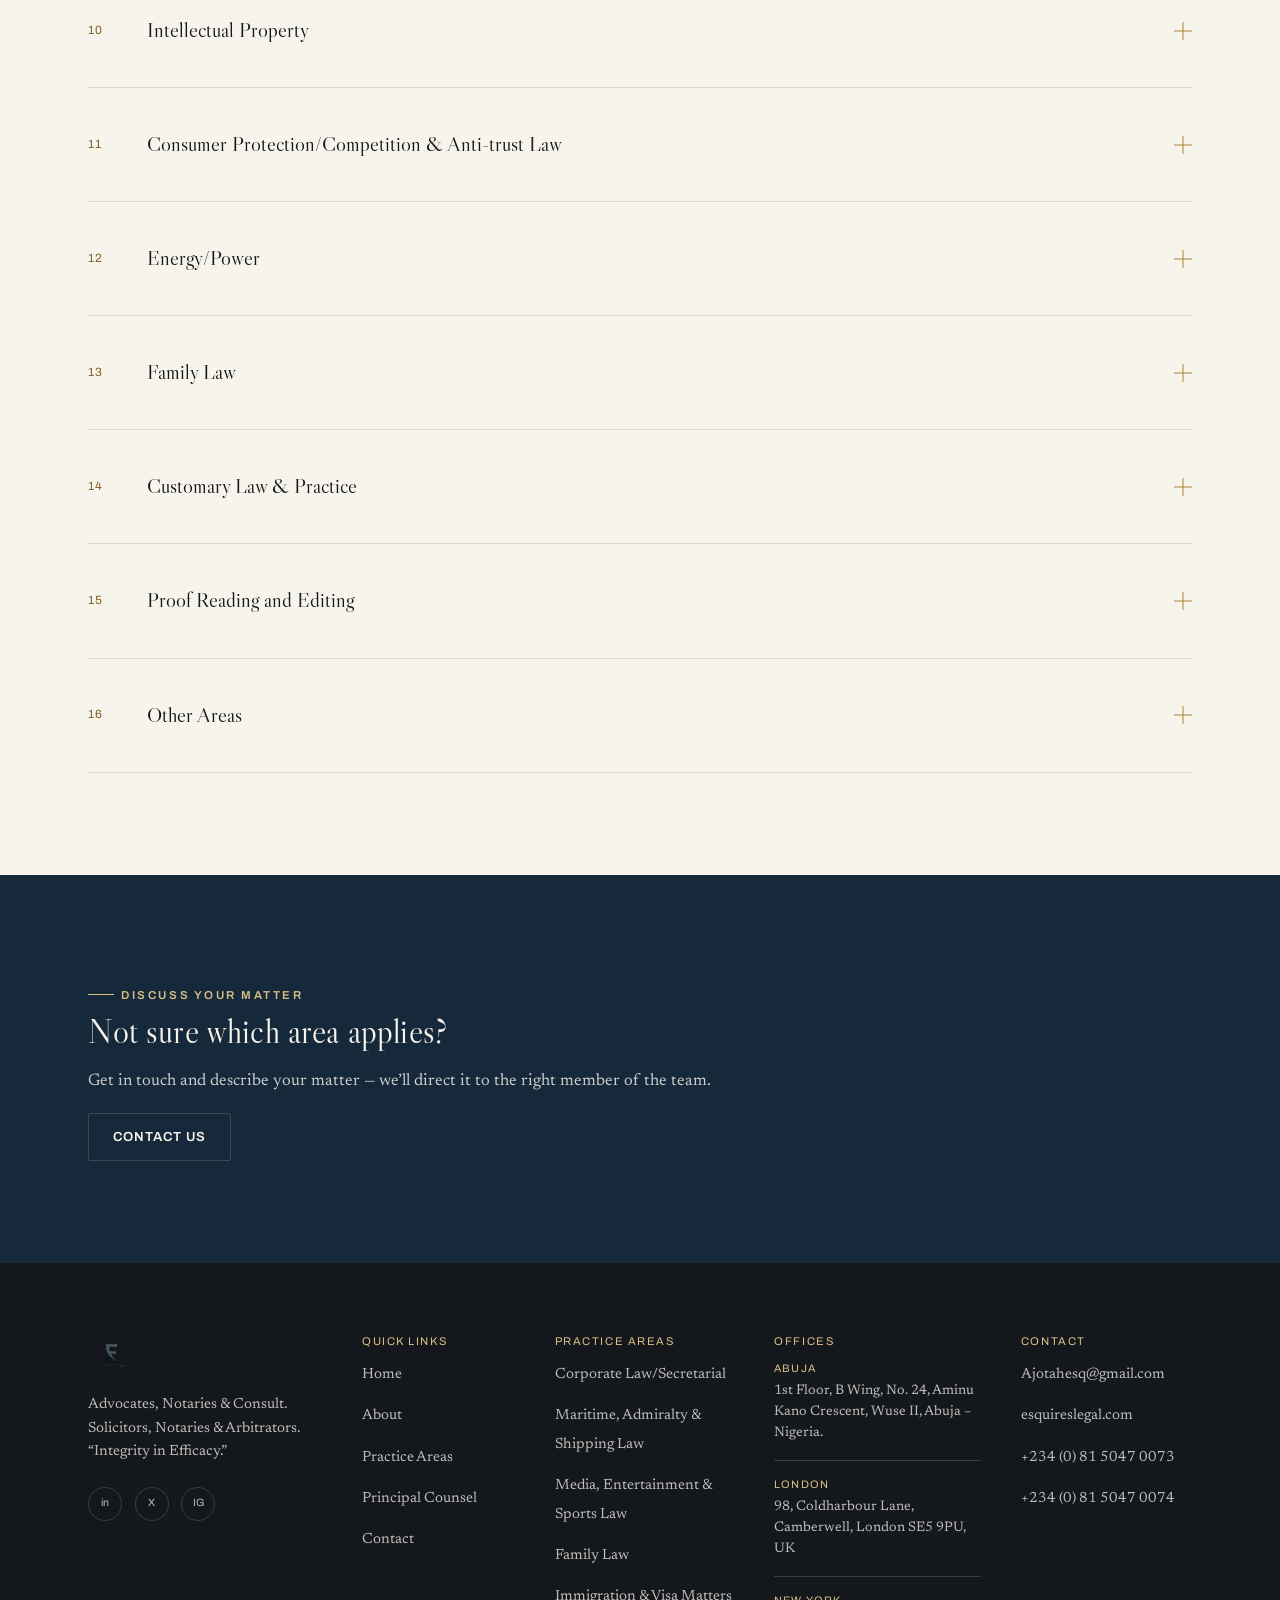
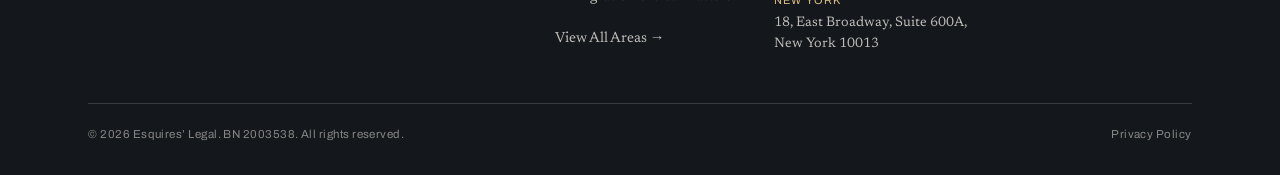
<file: practice-areas.html>
<!DOCTYPE html>
<html lang="en">
<head>
<meta charset="UTF-8">
<script>
  /*
   * Netlify Identity invite/recovery/confirmation links point to the site
   * ROOT (e.g. https://yoursite.netlify.app/#invite_token=...), but the
   * Identity widget that can actually process that token only runs on
   * /admin/. Left alone, the token just sits inert in the URL and this
   * page renders as a normal homepage — which is the exact bug this
   * forwards. Runs before anything else loads, so there's no flash of
   * page content first. See README.md, "Netlify Identity token routing".
   */
  if (/(invite_token|recovery_token|confirmation_token|email_change_token)=/.test(location.hash)) {
    location.replace("/admin/" + location.hash);
  }
</script>
<meta name="viewport" content="width=device-width, initial-scale=1.0">
<title>Practice Areas | Esquires' Legal</title>
<meta name="description" content="Sixteen areas of practice — from Corporate Law and Maritime & Admiralty to Sports, Media & Entertainment, Family Law and Legislative Drafting.">
<link rel="icon" href="images/favicon.svg" type="image/svg+xml">
<link rel="canonical" href="https://www.esquireslegal.com/practice-areas.html">
<link rel="preconnect" href="https://fonts.googleapis.com">
<link rel="preconnect" href="https://fonts.gstatic.com" crossorigin>
<link href="https://fonts.googleapis.com/css2?family=Libre+Caslon+Display&family=Newsreader:ital,opsz,wght@0,6..72,400;0,6..72,500;1,6..72,400&family=Archivo:wght@600&display=swap" rel="stylesheet">
<link rel="stylesheet" href="style.css">
</head>
<body>

<a class="skip-link" href="#main">Skip to content</a>

<header class="site-header">
  <div class="container site-header__inner">
    <a class="brand" href="index.html" aria-label="Esquires' Legal — home">
      <img class="brand__mark" src="images/logo.svg" alt="Esquires' Legal" data-image-key="logo" data-placeholder-label="Esquires' legal">
    </a>
    <nav class="nav-primary" id="primary-nav" aria-label="Primary">
      <ul>
        <li><a href="index.html">Home</a></li>
        <li><a href="about.html">About</a></li>
        <li><a href="practice-areas.html" aria-current="page">Practice Areas</a></li>
        <li><a href="principal.html">Principal Counsel</a></li>
        <li><a href="contact.html">Contact</a></li>
      </ul>
      <a class="btn btn-ghost-dark" href="contact.html">Get in Touch</a>
    </nav>
    <button class="nav-toggle" aria-label="Toggle menu" aria-expanded="false" aria-controls="primary-nav">
      <span aria-hidden="true"></span><span aria-hidden="true"></span><span aria-hidden="true"></span>
    </button>
  </div>
</header>

<main id="main">

  <!-- ============ PAGE BANNER ============ -->
  <section class="page-banner">
    <div class="ripple-field" aria-hidden="true"><span></span><span></span><span></span></div>
    <div class="container page-banner__inner reveal">
      <span class="eyebrow">What We Do</span>
      <h1>Practice Areas</h1>
      <p class="lede">Select an area below to read more</p>
    </div>
  </section>

  <!-- ============ ACCORDION ============ -->
  <section class="section" aria-label="All practice areas">
    <div class="container">
      <div class="practice-list">

        <!-- 1 -->
        <div class="practice-item reveal" id="practice-1">
          <h2 class="practice-item__trigger">
            <button type="button" aria-expanded="false" aria-controls="panel-1" id="trigger-1">
              <span class="practice-item__num">01</span>
              <span class="practice-item__title">Corporate Law/Secretarial</span>
              <span class="practice-item__icon" aria-hidden="true"></span>
            </button>
          </h2>
          <div class="practice-item__panel" id="panel-1" role="region" aria-labelledby="trigger-1" hidden>
            <div class="practice-item__body">
              <p>Business and commercial law; Commercial Transactions; Mergers &amp; Acquisitions, Management Buy Out/in; Arrangement on sale, Arrangement and compromise, International Trade corporate Finance &amp; Securities. We also offer Company Secretarial services to our corporate clientele. We handle all pre- and post-Incorporation work all types of businesses as well as Incorporated Trustees/NGOs and act for both private and commercial clientele as well as Government Agencies/MDAs.</p>
            </div>
          </div>
        </div>

        <!-- 2 -->
        <div class="practice-item reveal" id="practice-2">
          <h2 class="practice-item__trigger">
            <button type="button" aria-expanded="false" aria-controls="panel-2" id="trigger-2">
              <span class="practice-item__num">02</span>
              <span class="practice-item__title">Real Property &amp; Conveyancing Law</span>
              <span class="practice-item__icon" aria-hidden="true"></span>
            </button>
          </h2>
          <div class="practice-item__panel" id="panel-2" role="region" aria-labelledby="trigger-2" hidden>
            <div class="practice-item__body">
              <p>Sale, Purchase, Mortgage &amp; Re-Mortgage Purchase and Sale, Commercial and Industrial Leasing of Retail, Office or Industrial Space; Real Estate Financing and Development Mortgage Related Transactions. We deal with all matters relating to real estate in the following Legal jurisdictions: UK, USA and Nigeria.</p>
            </div>
          </div>
        </div>

        <!-- 3 -->
        <div class="practice-item reveal" id="practice-3">
          <h2 class="practice-item__trigger">
            <button type="button" aria-expanded="false" aria-controls="panel-3" id="trigger-3">
              <span class="practice-item__num">03</span>
              <span class="practice-item__title">Notarial Services</span>
              <span class="practice-item__icon" aria-hidden="true"></span>
            </button>
          </h2>
          <div class="practice-item__panel" id="panel-3" role="region" aria-labelledby="trigger-3" hidden>
            <div class="practice-item__body">
              <p>We provide bespoke notary services to our clientele, from corporate institutions to individuals. Our services here include the following:</p>
              <ol class="alpha">
                <li>Administering Oaths</li>
                <li>Certification of Documents</li>
                <li>Bills of Exchange</li>
                <li>Authentication</li>
                <li>Notarial Certification</li>
                <li>Verification</li>
              </ol>
            </div>
          </div>
        </div>

        <!-- 4 — Maritime (flagship, richly structured) -->
        <div class="practice-item reveal" id="practice-4">
          <h2 class="practice-item__trigger">
            <button type="button" aria-expanded="false" aria-controls="panel-4" id="trigger-4">
              <span class="practice-item__num">04</span>
              <span class="practice-item__title">Maritime, Admiralty &amp; Shipping Law</span>
              <span class="practice-item__icon" aria-hidden="true"></span>
            </button>
          </h2>
          <div class="practice-item__panel" id="panel-4" role="region" aria-labelledby="trigger-4" hidden>
            <div class="practice-item__body">
              <p>Esquires&rsquo; Legal is a strategically positioned Nigerian Maritime and Admiralty practice, providing specialised legal services to international shipowners, charterers, marine insurers, P&amp;I Clubs, offshore operators and global law firms requiring Nigerian maritime enforcement capability.</p>
              <p>Operating within one of Africa&rsquo;s most commercially active maritime jurisdictions, we serve as trusted Nigerian counsel for cross-border maritime disputes, vessel arrest, offshore energy operations and shipping-related transactions.</p>

              <h3>⚓ Core Maritime Capabilities</h3>
              <p><strong>Ship Arrest &amp; Emergency Maritime Enforcement</strong><br>
              We provide rapid-response legal services for the arrest and release of vessels within Nigerian territorial waters and ports. Our team is experienced in initiating and defending in rem proceedings before the Federal High Court, securing maritime claims efficiently and negotiating acceptable security (including P&amp;I Club Letters of Undertaking and bank guarantees).</p>

              <p><strong>Admiralty Litigation &amp; Dispute Resolution</strong><br>
              We represent clients in complex maritime disputes including:</p>
              <ul>
                <li>Cargo loss and damage claims</li>
                <li>Charterparty disputes (time and voyage charters)</li>
                <li>Collision and salvage claims</li>
                <li>Maritime liens and statutory claims</li>
                <li>Marine insurance disputes</li>
              </ul>

              <p><strong>Marine Insurance &amp; P&amp;I Club Representation</strong><br>
              We act for and collaborate with Protection &amp; Indemnity (P&amp;I) Clubs, marine insurers and their correspondents, defending and prosecuting claims involving cargo liabilities, pollution, personal injury and indemnity exposures.</p>

              <p><strong>Offshore Energy &amp; Marine Logistics</strong><br>
              Leveraging our strong Oil &amp; Gas practice, we advise on:</p>
              <ul>
                <li>Offshore vessel contracts (FPSOs, FSOs, supply vessels)</li>
                <li>Marine logistics and support services</li>
                <li>Regulatory compliance within Nigeria&rsquo;s offshore energy framework</li>
              </ul>

              <p><strong>Maritime Arbitration &amp; International Trade</strong><br>
              We provide representation and support in maritime arbitrations, including matters governed by:</p>
              <ul>
                <li>LMAA (London Maritime Arbitrators Association)</li>
                <li>ICC Arbitration</li>
                <li>Ad hoc proceedings</li>
              </ul>
              <p>We also advise on disputes arising from Bills of Lading, FOB/CIF contracts, Incoterms and international trade frameworks.</p>

              <h3>🎯 Who We Act For</h3>
              <ul>
                <li>International Shipowners &amp; Operators</li>
                <li>Charterers &amp; Commodity Traders</li>
                <li>P&amp;I Clubs &amp; Marine Insurers</li>
                <li>Offshore Oil &amp; Gas Companies</li>
                <li>Maritime Financiers</li>
                <li>International Law Firms seeking Nigerian counsel</li>
              </ul>

              <h3>Our Maritime Philosophy &ndash; &ldquo;Ripples in Practice&rdquo;</h3>
              <p>At Esquires&rsquo; Legal, our approach to Admiralty Law reflects a deeper jurisprudential philosophy — that every maritime dispute, enforcement action or advisory mandate creates a ripple effect across commerce, law and global trade.</p>
              <p class="pull-quote">As expressed in our Principal&rsquo;s published work &ldquo;Ripples&hellip; An Ode to Admiralty&rdquo;, we recognise that Maritime Law operates in ever-expanding circles of impact — from vessel to cargo, from port to jurisdiction, from dispute to precedent.</p>
              <p>We therefore approach each instruction not merely as a legal task, but as a strategic intervention within the global maritime ecosystem.</p>

              <h3>🌐 Our Strategic Advantage</h3>
              <ul>
                <li><strong>Jurisdictional Strength:</strong> Nigeria as a high-value maritime enforcement jurisdiction</li>
                <li><strong>Rapid Execution:</strong> Ability to act swiftly in vessel arrest situations</li>
                <li><strong>International Coordination:</strong> Seamless collaboration with foreign counsel</li>
                <li><strong>Port Reach:</strong> Operational familiarity with major Nigerian ports (Apapa, Tin Can, Onne, Warri, etc.)</li>
                <li><strong>Commercial Awareness:</strong> Deep understanding of shipping, insurance and offshore industry dynamics</li>
              </ul>
            </div>
          </div>
        </div>

        <!-- 5 -->
        <div class="practice-item reveal" id="practice-5">
          <h2 class="practice-item__trigger">
            <button type="button" aria-expanded="false" aria-controls="panel-5" id="trigger-5">
              <span class="practice-item__num">05</span>
              <span class="practice-item__title">Legal And Legislative Drafting</span>
              <span class="practice-item__icon" aria-hidden="true"></span>
            </button>
          </h2>
          <div class="practice-item__panel" id="panel-5" role="region" aria-labelledby="trigger-5" hidden>
            <div class="practice-item__body">
              <p>This is one of our core strengths. We are specialist Legal and Legislative Draughters, having been consulted and prepared various Agreements, MOUs, Deeds, Settlements cutting across various spectra, from private commercial to public MDAs and other Governmental Agencies and Litigation Settlements. and have been involved in the drafting of various Bills which became Law in the FCT especially.</p>
              <p>We are also consulted in the drafting of various Bills at the National Assembly [NASS], which is why we chair the Legislative Advocacy and Law Reform Committee of the Nigerian Bar Association FCT Abuja Branch and have been involved with same since 2020.</p>
            </div>
          </div>
        </div>

        <!-- 6 -->
        <div class="practice-item reveal" id="practice-6">
          <h2 class="practice-item__trigger">
            <button type="button" aria-expanded="false" aria-controls="panel-6" id="trigger-6">
              <span class="practice-item__num">06</span>
              <span class="practice-item__title">Arbitration/Alternative Dispute resolution (ADR)/Mediation, Conciliation, Negotiations, Lobbyists</span>
              <span class="practice-item__icon" aria-hidden="true"></span>
            </button>
          </h2>
          <div class="practice-item__panel" id="panel-6" role="region" aria-labelledby="trigger-6" hidden>
            <div class="practice-item__body">
              <p>Arbitration, Conciliation and Negotiations; International Arbitration; Mediation and Settlement of disputes mostly in admiralty/maritime and commercial matters. We also handle litigation in areas where mediation may fail. We also head a legislative and public affairs Consultancy founded by reputable and experienced former and current Legislators, Advocates and Academics, which assists in various aspects of Negotiation and Lobbying, where applicable and have been involved in high profile negotiations.</p>
              <p>We cover a wide range of matters from Corporate issues to Fundamental Human Rights [FHR] issues. We aim to provide the highest professional standard of advocacy and arbitration analysis for all who seek our services, looking at law, from your perspective.</p>
            </div>
          </div>
        </div>

        <!-- 7 — Media, Entertainment & Sports (richly structured) -->
        <div class="practice-item reveal" id="practice-7">
          <h2 class="practice-item__trigger">
            <button type="button" aria-expanded="false" aria-controls="panel-7" id="trigger-7">
              <span class="practice-item__num">07</span>
              <span class="practice-item__title">Media, Entertainment &amp; Sports Law (Elite Version)</span>
              <span class="practice-item__icon" aria-hidden="true"></span>
            </button>
          </h2>
          <div class="practice-item__panel" id="panel-7" role="region" aria-labelledby="trigger-7" hidden>
            <div class="practice-item__body">
              <p>Esquires&rsquo; Legal provides specialised legal services across the Media, Entertainment and Sports industries, advising high-profile individuals, organisations and international stakeholders on regulatory compliance, contractual structuring, dispute resolution and reputation-sensitive matters.</p>
              <p>Our practice is distinguished by its intersection of law, media visibility and international dispute resolution, particularly in high-stakes and high-publicity engagements.</p>

              <h3>⚖ Sports Law &amp; International Arbitration</h3>
              <p>We have developed a focused capability in sports law and international sports dispute resolution, including representation before global adjudicatory bodies.</p>
              <p>Notably, the Firm was part of the legal representation team for Samson Siasia in proceedings before the Court of Arbitration for Sport (CAS)&mdash;one of the highest dispute resolution forums in global sport.</p>
              <p>Our sports law services include:</p>
              <ul>
                <li>Representation in CAS proceedings and sports arbitration</li>
                <li>Anti-doping and disciplinary defence</li>
                <li>Appeals against decisions of sports federations and governing bodies</li>
                <li>Contractual disputes involving players, coaches, agents and clubs</li>
                <li>Advisory to sports institutions and stakeholders</li>
              </ul>

              <h3>🎭 Media &amp; Entertainment Law</h3>
              <p>We advise clients across the media and creative industries on:</p>
              <ul>
                <li>Talent agreements and endorsement deals</li>
                <li>Film, television and content production contracts</li>
                <li>Intellectual property protection (copyright, licensing, distribution)</li>
                <li>Digital media, streaming and content monetisation</li>
                <li>Reputation management and defamation</li>
              </ul>

              <h3>🤝 Commercial Structuring &amp; Advisory</h3>
              <p>We support media and sports ventures with:</p>
              <ul>
                <li>Investment structuring</li>
                <li>Sponsorship and branding arrangements</li>
                <li>Broadcasting and licensing agreements</li>
                <li>Cross-border transactions in entertainment and sports</li>
              </ul>

              <h3>🌐 Strategic Advantage</h3>
              <ul>
                <li><strong>International Dispute Exposure:</strong> Experience connected to CAS proceedings</li>
                <li><strong>Reputation Management Sensitivity:</strong> Handling high-profile matters discreetly</li>
                <li><strong>Cross-Border Capability:</strong> Advising on international contracts and disputes</li>
                <li><strong>Industry Insight:</strong> Understanding of sports governance and media ecosystems</li>
              </ul>

              <h3>🎯 Who We Act For</h3>
              <ul>
                <li>Professional Athletes &amp; Coaches</li>
                <li>Sports Agents &amp; Intermediaries</li>
                <li>Sports Federations &amp; Clubs</li>
                <li>Media Houses &amp; Content Creators</li>
                <li>Entertainment Investors &amp; Producers</li>
                <li>International Law Firms requiring Nigerian counsel</li>
              </ul>
            </div>
          </div>
        </div>

        <!-- 8 -->
        <div class="practice-item reveal" id="practice-8">
          <h2 class="practice-item__trigger">
            <button type="button" aria-expanded="false" aria-controls="panel-8" id="trigger-8">
              <span class="practice-item__num">08</span>
              <span class="practice-item__title">Immigration &amp; Nationality/Visa Matters</span>
              <span class="practice-item__icon" aria-hidden="true"></span>
            </button>
          </h2>
          <div class="practice-item__panel" id="panel-8" role="region" aria-labelledby="trigger-8" hidden>
            <div class="practice-item__body">
              <p>We have over 20 years&rsquo; experience in handling immigration/visa matters across the board in jurisdictions across, Europe, the Americas and Africa, especially in Nigeria and West Africa. We also relate this Department with our Sports Legal Department as part of the issues involved with sporting personalities includes dealing with matters relating to their immigration and visa status.</p>
            </div>
          </div>
        </div>

        <!-- 9 -->
        <div class="practice-item reveal" id="practice-9">
          <h2 class="practice-item__trigger">
            <button type="button" aria-expanded="false" aria-controls="panel-9" id="trigger-9">
              <span class="practice-item__num">09</span>
              <span class="practice-item__title">General Litigation</span>
              <span class="practice-item__icon" aria-hidden="true"></span>
            </button>
          </h2>
          <div class="practice-item__panel" id="panel-9" role="region" aria-labelledby="trigger-9" hidden>
            <div class="practice-item__body">
              <p>We have a strong Litigation Practice and represent clientele in all Courts of Record up to the apex Court of the Land, the Supreme Court of Nigeria. We are also involved with handling specialist issues such as before the Federal High Court and the National Industrial Court of Nigeria on Labour and especially Trade Union disputes. We also handle appellatory matters.</p>
            </div>
          </div>
        </div>

        <!-- 10 -->
        <div class="practice-item reveal" id="practice-10">
          <h2 class="practice-item__trigger">
            <button type="button" aria-expanded="false" aria-controls="panel-10" id="trigger-10">
              <span class="practice-item__num">10</span>
              <span class="practice-item__title">Intellectual Property</span>
              <span class="practice-item__icon" aria-hidden="true"></span>
            </button>
          </h2>
          <div class="practice-item__panel" id="panel-10" role="region" aria-labelledby="trigger-10" hidden>
            <div class="practice-item__body">
              <p>We handle matters involving Copyrights, Patents and Trademarks and have been involved in litigation concerning Marks in disputes and advising protecting patents and copyrights.</p>
            </div>
          </div>
        </div>

        <!-- 11 -->
        <div class="practice-item reveal" id="practice-11">
          <h2 class="practice-item__trigger">
            <button type="button" aria-expanded="false" aria-controls="panel-11" id="trigger-11">
              <span class="practice-item__num">11</span>
              <span class="practice-item__title">Consumer Protection/Competition &amp; Anti-trust Law</span>
              <span class="practice-item__icon" aria-hidden="true"></span>
            </button>
          </h2>
          <div class="practice-item__panel" id="panel-11" role="region" aria-labelledby="trigger-11" hidden>
            <div class="practice-item__body">
              <p>This is a fairly novel area in Nigerian Law which we are seeking to broaden in-depth in a bid to protect the Nigerian Consumer and also ensure that commercial competition amongst industry stakeholders. We actively represent clients/petitioners before the FCCPC.</p>
            </div>
          </div>
        </div>

        <!-- 12 -->
        <div class="practice-item reveal" id="practice-12">
          <h2 class="practice-item__trigger">
            <button type="button" aria-expanded="false" aria-controls="panel-12" id="trigger-12">
              <span class="practice-item__num">12</span>
              <span class="practice-item__title">Energy/Power</span>
              <span class="practice-item__icon" aria-hidden="true"></span>
            </button>
          </h2>
          <div class="practice-item__panel" id="panel-12" role="region" aria-labelledby="trigger-12" hidden>
            <div class="practice-item__body">
              <p>We handle licensing of companies in this industry with NERC, NBET and have acted for DISCOs and currently act for alternative energy companies.</p>
            </div>
          </div>
        </div>

        <!-- 13 -->
        <div class="practice-item reveal" id="practice-13">
          <h2 class="practice-item__trigger">
            <button type="button" aria-expanded="false" aria-controls="panel-13" id="trigger-13">
              <span class="practice-item__num">13</span>
              <span class="practice-item__title">Family Law</span>
              <span class="practice-item__icon" aria-hidden="true"></span>
            </button>
          </h2>
          <div class="practice-item__panel" id="panel-13" role="region" aria-labelledby="trigger-13" hidden>
            <div class="practice-item__body">
              <p>We handle Proceedings/Family Responsibility, Cohabitation Contracts, Child and Spousal Support, Separation Contracts, Paternity Division of Property, Child Protection Proceedings, Exclusive Possession of the Matrimonial home, Divorce, Exclusive Possession of the Contents of the Matrimonial home, Custody Sale of Family property, Adoption, Access, Freezing assets, Mediation/Guardianship, Annulments/Divorce, Legal Opinion Letters for same or opposite remarriage in Nigeria/the UK, and Restraining/Non-Harassment Orders amongst others.</p>
            </div>
          </div>
        </div>

        <!-- 14 -->
        <div class="practice-item reveal" id="practice-14">
          <h2 class="practice-item__trigger">
            <button type="button" aria-expanded="false" aria-controls="panel-14" id="trigger-14">
              <span class="practice-item__num">14</span>
              <span class="practice-item__title">Customary Law &amp; Practice</span>
              <span class="practice-item__icon" aria-hidden="true"></span>
            </button>
          </h2>
          <div class="practice-item__panel" id="panel-14" role="region" aria-labelledby="trigger-14" hidden>
            <div class="practice-item__body">
              <p>We handle Customary Law Practice and Customs and their pragmatic traditional applications re Marriage/Land/Inheritance/Ancillary matters and render Legal Advice on aspects of customary law applications internationally where applicable on an ad hoc basis as it affects Nigerians both home and abroad since the 1990s. WE are consulted internationally on various aspects of statutory family and customary Law issues in property and family matters over the years in the UK, Nigerian and generally in Commonwealth jurisdictions. These include issues concerning children rights and family adoptions. We have also given expert testimony on the Nigerian Legal Marriage System before a Canadian Superior Court of Record and are officially and judicially recognised as Experts in the Field.</p>
            </div>
          </div>
        </div>

        <!-- 15 -->
        <div class="practice-item reveal" id="practice-15">
          <h2 class="practice-item__trigger">
            <button type="button" aria-expanded="false" aria-controls="panel-15" id="trigger-15">
              <span class="practice-item__num">15</span>
              <span class="practice-item__title">Proof Reading and Editing</span>
              <span class="practice-item__icon" aria-hidden="true"></span>
            </button>
          </h2>
          <div class="practice-item__panel" id="panel-15" role="region" aria-labelledby="trigger-15" hidden>
            <div class="practice-item__body">
              <p>Another intrinsic area of our Practice which stemmed from being legal and legislative draughtsmen is proofreading and editing. We assist authors amongst others in editing and &lsquo;proofing&rsquo; their works and have been requested on occasion to review their work. We have published articles on such works and assisted them in deeply reviewing even the very ethos of their drafts. Our services here are international as we have international clientele across the Globe.</p>
            </div>
          </div>
        </div>

        <!-- 16 -->
        <div class="practice-item reveal" id="practice-16">
          <h2 class="practice-item__trigger">
            <button type="button" aria-expanded="false" aria-controls="panel-16" id="trigger-16">
              <span class="practice-item__num">16</span>
              <span class="practice-item__title">Other Areas</span>
              <span class="practice-item__icon" aria-hidden="true"></span>
            </button>
          </h2>
          <div class="practice-item__panel" id="panel-16" role="region" aria-labelledby="trigger-16" hidden>
            <div class="practice-item__body">
              <p>We also handle other areas such as Education Law, Wills and Probate [we are now published], Family Law, Housing Law [Landlord &amp; Tenancy], Information and Commercial Technology and Class Actions and look to develop novel areas of legal practice and research.</p>
            </div>
          </div>
        </div>

      </div>
    </div>
  </section>

  <!-- ============ CTA ============ -->
  <section class="section section--navy" aria-labelledby="cta-heading">
    <div class="container">
      <div class="doc-section reveal">
        <span class="eyebrow">Discuss Your Matter</span>
        <h2 id="cta-heading">Not sure which area applies?</h2>
        <p>Get in touch and describe your matter — we&rsquo;ll direct it to the right member of the team.</p>
        <a class="btn btn-ghost-light" href="contact.html">Contact Us</a>
      </div>
    </div>
  </section>

</main>

<footer class="site-footer">
  <div class="container">
    <div class="footer-grid">
      <div class="footer-brand">
        <a class="brand" href="index.html" aria-label="Esquires' Legal — home">
          <img class="brand__mark" src="images/logo.svg" alt="Esquires' Legal" data-image-key="logo" data-placeholder-label="Esquires' legal" loading="lazy" decoding="async">
        </a>
        <p>Advocates, Notaries &amp; Consult. Solicitors, Notaries &amp; Arbitrators. &ldquo;Integrity in Efficacy.&rdquo;</p>
        <div class="footer-social" aria-label="Social media">
          <a data-cms-href="social.linkedin" href="#" aria-label="LinkedIn">in</a>
          <a data-cms-href="social.twitter" href="#" aria-label="X (Twitter)">X</a>
          <a data-cms-href="social.instagram" href="#" aria-label="Instagram">IG</a>
        </div>
      </div>

      <div class="footer-col">
        <h4>Quick Links</h4>
        <ul>
          <li><a href="index.html">Home</a></li>
          <li><a href="about.html">About</a></li>
          <li><a href="practice-areas.html">Practice Areas</a></li>
          <li><a href="principal.html">Principal Counsel</a></li>
          <li><a href="contact.html">Contact</a></li>
        </ul>
      </div>

      <div class="footer-col">
        <h4>Practice Areas</h4>
        <ul>
          <li><a href="practice-areas.html#practice-1">Corporate Law/Secretarial</a></li>
          <li><a href="practice-areas.html#practice-4">Maritime, Admiralty &amp; Shipping Law</a></li>
          <li><a href="practice-areas.html#practice-7">Media, Entertainment &amp; Sports Law</a></li>
          <li><a href="practice-areas.html#practice-13">Family Law</a></li>
          <li><a href="practice-areas.html#practice-8">Immigration &amp; Visa Matters</a></li>
          <li><a href="practice-areas.html">View All Areas &rarr;</a></li>
        </ul>
      </div>

      <div class="footer-col">
        <h4>Offices</h4>
        <address class="footer-office">
          <span class="footer-office__city">Abuja</span>
          1st Floor, B Wing, No. 24, Aminu Kano Crescent, Wuse II, Abuja &ndash; Nigeria.
        </address>
        <address class="footer-office">
          <span class="footer-office__city">London</span>
          98, Coldharbour Lane, Camberwell, London SE5 9PU, UK
        </address>
        <address class="footer-office">
          <span class="footer-office__city">New York</span>
          18, East Broadway, Suite 600A, New York 10013
        </address>
      </div>

      <div class="footer-col">
        <h4>Contact</h4>
        <ul>
          <li><a data-cms-email="emails.0" href="mailto:admin@esquireslegal.com">admin@esquireslegal.com</a></li>
          <li><a data-cms-email="emails.1" href="mailto:info@esquireslegal.com">info@esquireslegal.com</a></li>
          <li><a data-cms-tel="phones.0" href="tel:+2348150470073">+234 (0) 81 5047 0073</a></li>
          <li><a data-cms-tel="phones.1" href="tel:+2348150470074">+234 (0) 81 5047 0074</a></li>
        </ul>
      </div>
    </div>
    <div class="footer-bottom">
      <span>&copy; <span id="footer-year">2026</span> Esquires&rsquo; Legal. BN 2003538. All rights reserved.</span>
      <a href="privacy.html">Privacy Policy</a>
    </div>
  </div>
</footer>

<script src="script.js"></script>
</body>
</html>
</file>
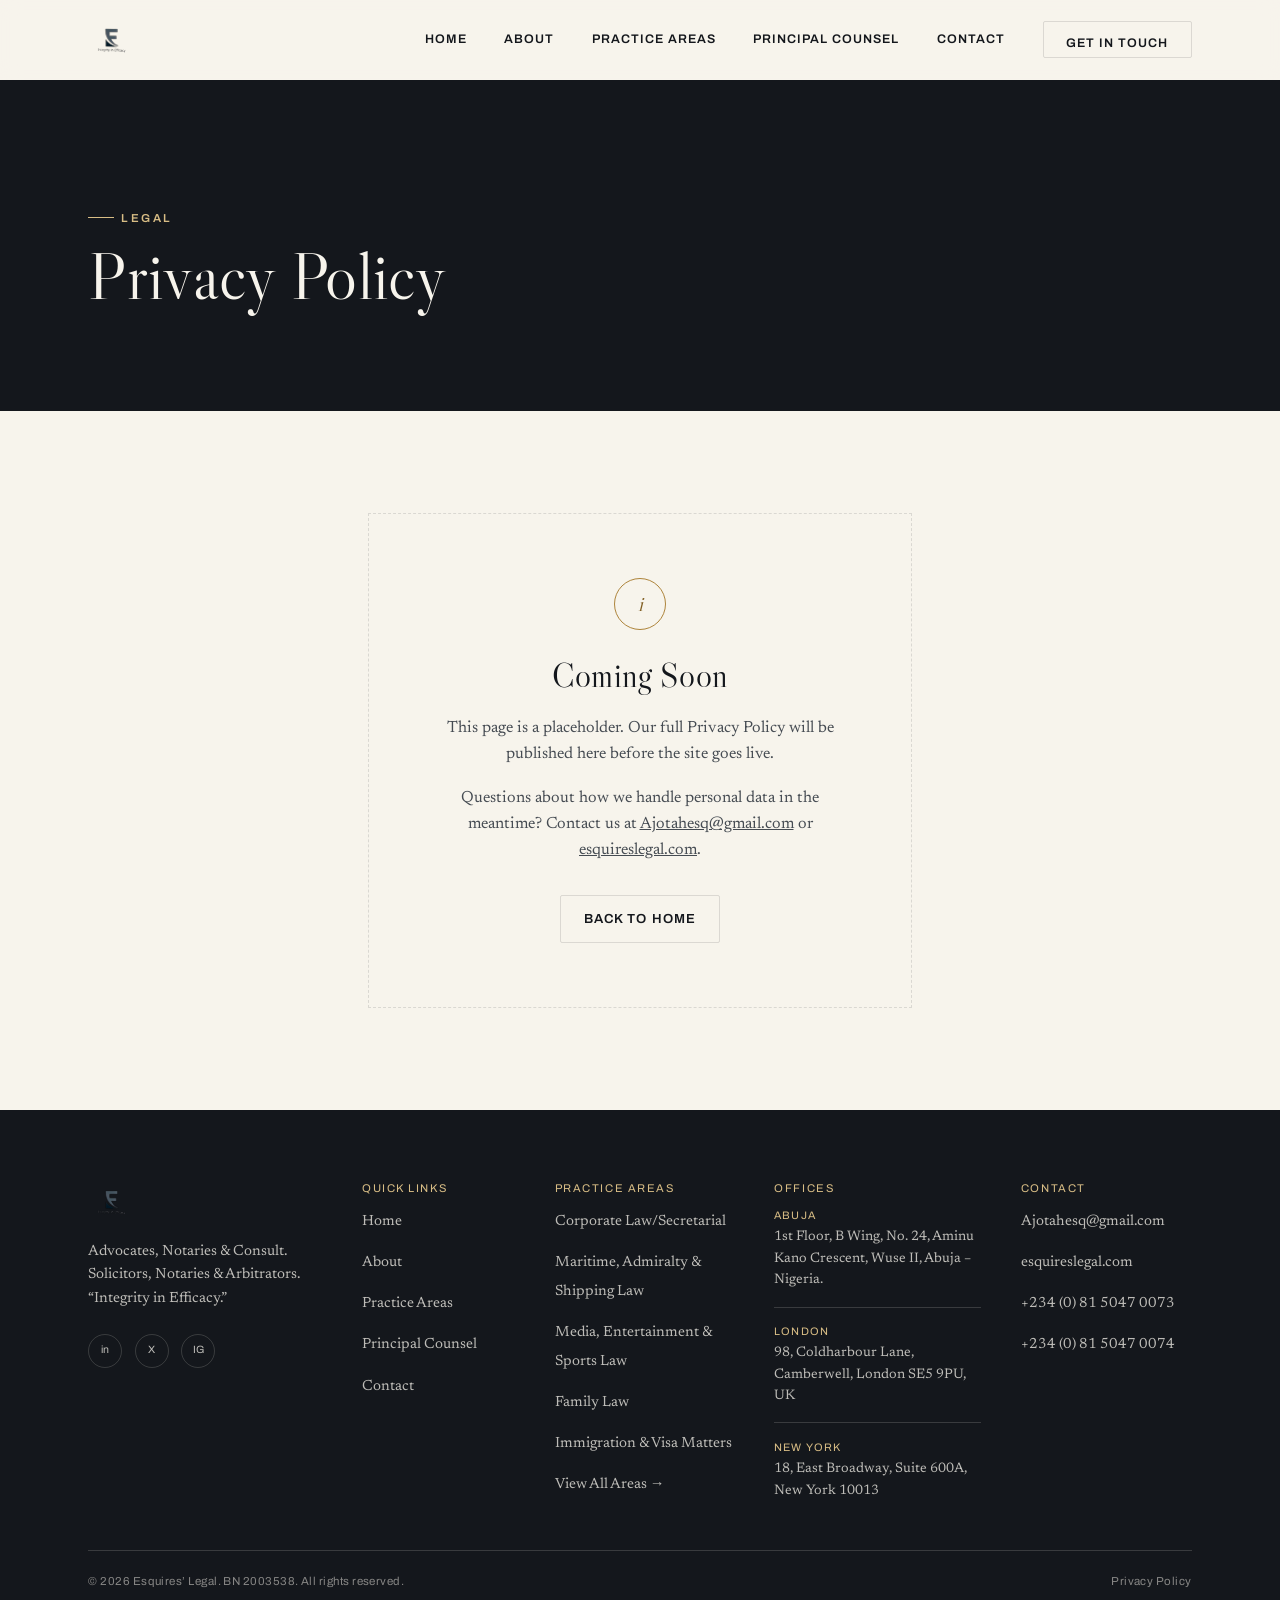
<file: privacy.html>
<!DOCTYPE html>
<html lang="en">
<head>
<meta charset="UTF-8">
<script>
  /*
   * Netlify Identity invite/recovery/confirmation links point to the site
   * ROOT (e.g. https://yoursite.netlify.app/#invite_token=...), but the
   * Identity widget that can actually process that token only runs on
   * /admin/. Left alone, the token just sits inert in the URL and this
   * page renders as a normal homepage — which is the exact bug this
   * forwards. Runs before anything else loads, so there's no flash of
   * page content first. See README.md, "Netlify Identity token routing".
   */
  if (/(invite_token|recovery_token|confirmation_token|email_change_token)=/.test(location.hash)) {
    location.replace("/admin/" + location.hash);
  }
</script>
<meta name="viewport" content="width=device-width, initial-scale=1.0">
<title>Privacy Policy | Esquires' Legal</title>
<meta name="description" content="Privacy Policy for Esquires' Legal — coming soon.">
<meta name="robots" content="noindex">
<link rel="icon" href="images/favicon.svg" type="image/svg+xml">
<link rel="canonical" href="https://www.esquireslegal.com/privacy.html">
<link rel="preconnect" href="https://fonts.googleapis.com">
<link rel="preconnect" href="https://fonts.gstatic.com" crossorigin>
<link href="https://fonts.googleapis.com/css2?family=Libre+Caslon+Display&family=Newsreader:ital,opsz,wght@0,6..72,400;0,6..72,500;1,6..72,400&family=Archivo:wght@600&display=swap" rel="stylesheet">
<link rel="stylesheet" href="style.css">
</head>
<body>

<a class="skip-link" href="#main">Skip to content</a>

<header class="site-header">
  <div class="container site-header__inner">
    <a class="brand" href="index.html" aria-label="Esquires' Legal — home">
      <img class="brand__mark" src="images/logo.svg" alt="Esquires' Legal" data-image-key="logo" data-placeholder-label="Esquires' legal">
    </a>
    <nav class="nav-primary" id="primary-nav" aria-label="Primary">
      <ul>
        <li><a href="index.html">Home</a></li>
        <li><a href="about.html">About</a></li>
        <li><a href="practice-areas.html">Practice Areas</a></li>
        <li><a href="principal.html">Principal Counsel</a></li>
        <li><a href="contact.html">Contact</a></li>
      </ul>
      <a class="btn btn-ghost-dark" href="contact.html">Get in Touch</a>
    </nav>
    <button class="nav-toggle" aria-label="Toggle menu" aria-expanded="false" aria-controls="primary-nav">
      <span aria-hidden="true"></span><span aria-hidden="true"></span><span aria-hidden="true"></span>
    </button>
  </div>
</header>

<main id="main">

  <!-- ============ PAGE BANNER ============ -->
  <section class="page-banner">
    <div class="ripple-field" aria-hidden="true"><span></span><span></span><span></span></div>
    <div class="container page-banner__inner reveal">
      <span class="eyebrow">Legal</span>
      <h1>Privacy Policy</h1>
    </div>
  </section>

  <!-- ============ PLACEHOLDER NOTICE ============ -->
  <section class="section" aria-label="Privacy policy placeholder">
    <div class="container" style="max-width: 620px;">
      <div class="placeholder-card reveal">
        <div class="ring" aria-hidden="true">i</div>
        <h2>Coming Soon</h2>
        <p>This page is a placeholder. Our full Privacy Policy will be published here before the site goes live.</p>
        <p>Questions about how we handle personal data in the meantime? Contact us at <a data-cms-email="emails.0" href="mailto:admin@esquireslegal.com">admin@esquireslegal.com</a> or <a data-cms-email="emails.1" href="mailto:info@esquireslegal.com">info@esquireslegal.com</a>.</p>
        <a class="btn btn-ghost-dark" href="index.html">Back to Home</a>
      </div>
    </div>
  </section>

</main>

<footer class="site-footer">
  <div class="container">
    <div class="footer-grid">
      <div class="footer-brand">
        <a class="brand" href="index.html" aria-label="Esquires' Legal — home">
          <img class="brand__mark" src="images/logo.svg" alt="Esquires' Legal" data-image-key="logo" data-placeholder-label="Esquires' legal" loading="lazy" decoding="async">
        </a>
        <p>Advocates, Notaries &amp; Consult. Solicitors, Notaries &amp; Arbitrators. &ldquo;Integrity in Efficacy.&rdquo;</p>
        <div class="footer-social" aria-label="Social media">
          <a data-cms-href="social.linkedin" href="#" aria-label="LinkedIn">in</a>
          <a data-cms-href="social.twitter" href="#" aria-label="X (Twitter)">X</a>
          <a data-cms-href="social.instagram" href="#" aria-label="Instagram">IG</a>
        </div>
      </div>

      <div class="footer-col">
        <h4>Quick Links</h4>
        <ul>
          <li><a href="index.html">Home</a></li>
          <li><a href="about.html">About</a></li>
          <li><a href="practice-areas.html">Practice Areas</a></li>
          <li><a href="principal.html">Principal Counsel</a></li>
          <li><a href="contact.html">Contact</a></li>
        </ul>
      </div>

      <div class="footer-col">
        <h4>Practice Areas</h4>
        <ul>
          <li><a href="practice-areas.html#practice-1">Corporate Law/Secretarial</a></li>
          <li><a href="practice-areas.html#practice-4">Maritime, Admiralty &amp; Shipping Law</a></li>
          <li><a href="practice-areas.html#practice-7">Media, Entertainment &amp; Sports Law</a></li>
          <li><a href="practice-areas.html#practice-13">Family Law</a></li>
          <li><a href="practice-areas.html#practice-8">Immigration &amp; Visa Matters</a></li>
          <li><a href="practice-areas.html">View All Areas &rarr;</a></li>
        </ul>
      </div>

      <div class="footer-col">
        <h4>Offices</h4>
        <address class="footer-office">
          <span class="footer-office__city">Abuja</span>
          1st Floor, B Wing, No. 24, Aminu Kano Crescent, Wuse II, Abuja &ndash; Nigeria.
        </address>
        <address class="footer-office">
          <span class="footer-office__city">London</span>
          98, Coldharbour Lane, Camberwell, London SE5 9PU, UK
        </address>
        <address class="footer-office">
          <span class="footer-office__city">New York</span>
          18, East Broadway, Suite 600A, New York 10013
        </address>
      </div>

      <div class="footer-col">
        <h4>Contact</h4>
        <ul>
          <li><a data-cms-email="emails.0" href="mailto:admin@esquireslegal.com">admin@esquireslegal.com</a></li>
          <li><a data-cms-email="emails.1" href="mailto:info@esquireslegal.com">info@esquireslegal.com</a></li>
          <li><a data-cms-tel="phones.0" href="tel:+2348150470073">+234 (0) 81 5047 0073</a></li>
          <li><a data-cms-tel="phones.1" href="tel:+2348150470074">+234 (0) 81 5047 0074</a></li>
        </ul>
      </div>
    </div>
    <div class="footer-bottom">
      <span>&copy; <span id="footer-year">2026</span> Esquires&rsquo; Legal. BN 2003538. All rights reserved.</span>
      <a href="privacy.html">Privacy Policy</a>
    </div>
  </div>
</footer>

<script src="script.js"></script>
</body>
</html>
</file>
<file: style.css>
/* ==========================================================================
   Esquires' Legal — Design System
   Palette drawn from the firm's own brand materials: antique brass (scales
   of justice, sunset photography) + deep chambers ink + maritime navy
   (Admiralty practice). Signature motif: the "ripple" — the firm's own
   maritime philosophy, "Ripples in Practice" — used as a scroll/hover
   language throughout, not just on the Maritime page.

   Color-token rule (keeps text contrast AA-safe everywhere):
   --brass       decorative only — backgrounds, borders, icons, underlines.
   --brass-light small/medium TEXT on DARK backgrounds (ink or navy).
   --brass-deep  small/medium TEXT on LIGHT backgrounds (parchment or stone).
   ========================================================================== */

:root {
  /* Color tokens */
  --ink: #14171c;            /* primary text / deep panels */
  --navy: #16293b;           /* secondary dark, Admiralty-adjacent */
  --brass: #ae843b;          /* decorative accent — bronze scales / ship fittings */
  --brass-light: #d8bd85;    /* text on dark backgrounds */
  --brass-deep: #815e22;     /* text on light backgrounds (AA-safe) */
  --stone: #e8e3d6;          /* light section background */
  --parchment: #f7f4ec;      /* card / surface, lighter than stone */
  --ink-soft: #454b52;       /* secondary text on light */
  --line: rgba(20, 23, 28, 0.12);
  --line-on-dark: rgba(247, 244, 236, 0.16);

  /* Type */
  --font-display: "Libre Caslon Display", "Iowan Old Style", "Palatino Linotype", serif;
  --font-body: "Newsreader", "Iowan Old Style", Georgia, serif;
  --font-label: "Archivo", "Helvetica Neue", Arial, sans-serif;

  /* Scale */
  --step-0: clamp(1rem, 0.96rem + 0.2vw, 1.125rem);
  --step-1: clamp(1.2rem, 1.1rem + 0.5vw, 1.4rem);
  --step-2: clamp(1.6rem, 1.4rem + 1vw, 2.1rem);
  --step-3: clamp(2.1rem, 1.8rem + 1.6vw, 3rem);
  --step-4: clamp(2.6rem, 2.1rem + 2.6vw, 4.4rem);

  --container: 1180px;
  --pad: clamp(1.25rem, 3vw, 3rem);
  --radius: 2px;

  --ease: cubic-bezier(0.22, 0.61, 0.25, 1);
  --header-h: 76px; /* fallback; script.js measures the real height */
}

/* ---------- Reset ---------- */
*, *::before, *::after { box-sizing: border-box; }
html { scroll-behavior: smooth; }
@media (prefers-reduced-motion: reduce) {
  html { scroll-behavior: auto; }
  *, *::before, *::after {
    animation-duration: 0.001ms !important;
    animation-iteration-count: 1 !important;
    transition-duration: 0.001ms !important;
    scroll-behavior: auto !important;
  }
}
body {
  margin: 0;
  background: var(--parchment);
  color: var(--ink);
  font-family: var(--font-body);
  font-size: var(--step-0);
  line-height: 1.6;
  -webkit-font-smoothing: antialiased;
}
img { max-width: 100%; display: block; }
a { color: inherit; }
h1, h2, h3, h4 {
  font-family: var(--font-display);
  font-weight: 400;
  line-height: 1.12;
  margin: 0 0 0.5em;
  letter-spacing: 0.005em;
}
p { margin: 0 0 1.1em; }
ul { margin: 0; padding: 0; }
button { font: inherit; }

:focus-visible {
  outline: 2px solid var(--brass);
  outline-offset: 3px;
}

.container {
  max-width: var(--container);
  margin: 0 auto;
  padding-left: var(--pad);
  padding-right: var(--pad);
}

.skip-link {
  position: absolute;
  left: -999px;
  top: 0;
  background: var(--ink);
  color: var(--parchment);
  padding: 0.9em 1.4em;
  z-index: 200;
  font-family: var(--font-label);
}
.skip-link:focus { left: var(--pad); top: var(--pad); }

.visually-hidden {
  position: absolute !important;
  width: 1px; height: 1px;
  padding: 0; margin: -1px;
  overflow: hidden;
  clip: rect(0, 0, 0, 0);
  white-space: nowrap;
  border: 0;
}

/* ---------- Eyebrows / labels ---------- */
.eyebrow {
  font-family: var(--font-label);
  font-size: 0.72rem;
  font-weight: 600;
  letter-spacing: 0.22em;
  text-transform: uppercase;
  color: var(--brass-deep);
  display: inline-flex;
  align-items: center;
  gap: 0.6em;
  margin-bottom: 1em;
}
.eyebrow::before {
  content: "";
  width: 26px;
  height: 1px;
  background: var(--brass);
}
/* Any eyebrow inside a dark or navy section switches to the light-on-dark tone */
.section--dark .eyebrow,
.section--navy .eyebrow { color: var(--brass-light); }
.section--dark .eyebrow::before,
.section--navy .eyebrow::before { background: var(--brass-light); }

/* ---------- Buttons ---------- */
.btn {
  display: inline-flex;
  align-items: center;
  gap: 0.6em;
  font-family: var(--font-label);
  font-size: 0.82rem;
  font-weight: 600;
  letter-spacing: 0.08em;
  text-transform: uppercase;
  text-decoration: none;
  padding: 0.95em 1.8em;
  border: 1px solid currentColor;
  border-radius: var(--radius);
  transition: background 0.3s var(--ease), color 0.3s var(--ease),
    border-color 0.3s var(--ease), transform 0.25s var(--ease), box-shadow 0.3s var(--ease);
  cursor: pointer;
  background: transparent;
}
.btn:hover { transform: translateY(-2px); }
.btn:active { transform: translateY(0); }
.btn-primary {
  color: var(--ink);
  border-color: var(--brass);
  background: var(--brass);
}
.btn-primary:hover {
  background: var(--brass-light);
  border-color: var(--brass-light);
  box-shadow: 0 12px 26px -14px rgba(174, 132, 59, 0.6);
}
.btn-ghost-light {
  color: var(--parchment);
  border-color: var(--line-on-dark);
}
.btn-ghost-light:hover {
  border-color: var(--brass-light);
  color: var(--brass-light);
  box-shadow: 0 12px 26px -16px rgba(216, 189, 133, 0.4);
}
.btn-ghost-dark {
  color: var(--ink);
  border-color: var(--line);
}
.btn-ghost-dark:hover {
  border-color: var(--brass);
  color: var(--brass-deep);
  box-shadow: 0 10px 22px -16px rgba(20, 23, 28, 0.3);
}

/* ---------- Header ---------- */
.site-header {
  position: sticky;
  top: 0;
  z-index: 100;
  background: rgba(247, 244, 236, 0.92);
  backdrop-filter: blur(10px);
  border-bottom: 1px solid transparent;
  transition: border-color 0.4s var(--ease), box-shadow 0.4s var(--ease);
}
.site-header.is-scrolled {
  border-bottom-color: var(--line);
  box-shadow: 0 8px 24px -20px rgba(20, 23, 28, 0.4);
}
.site-header__inner {
  display: flex;
  align-items: center;
  justify-content: space-between;
  padding-top: 1.1em;
  padding-bottom: 1.1em;
  gap: 1.5em;
}
.brand { display: flex; align-items: baseline; gap: 0.6em; text-decoration: none; color: var(--ink); }
.brand__mark { height: 40px; width: auto; }
.brand__type {
  font-family: var(--font-display);
  font-size: 1.5rem;
  letter-spacing: 0.01em;
  white-space: nowrap;
}
.brand__type em { font-family: var(--font-body); font-style: italic; color: var(--brass-deep); }
.footer-brand .brand__type em { color: var(--brass-light); }

.nav-primary { display: flex; align-items: center; gap: 2.1em; }
.nav-primary ul { display: flex; gap: 2.1em; list-style: none; }
.nav-primary a {
  font-family: var(--font-label);
  font-size: 0.78rem;
  font-weight: 600;
  letter-spacing: 0.08em;
  text-transform: uppercase;
  text-decoration: none;
  position: relative;
  padding-bottom: 0.3em;
}
.nav-primary a::after {
  content: "";
  position: absolute;
  left: 0; right: 100%;
  bottom: 0;
  height: 1px;
  background: var(--brass);
  transition: right 0.35s var(--ease);
}
.nav-primary a:hover::after,
.nav-primary a[aria-current="page"]::after { right: 0; }
.nav-primary a[aria-current="page"] { color: var(--brass); }
@media (min-width: 861px) {
  /* On the light desktop header, the darker tone keeps AA contrast;
     on the dark mobile drawer below, the lighter --brass already passes. */
  .nav-primary a[aria-current="page"] { color: var(--brass-deep); }
}

.nav-toggle {
  display: none;
  border: none;
  background: none;
  width: 40px; height: 40px;
  cursor: pointer;
  flex-direction: column;
  justify-content: center;
  gap: 5px;
}
.nav-toggle span { display: block; height: 1px; background: var(--ink); transition: transform 0.3s var(--ease), opacity 0.3s var(--ease), background 0.3s var(--ease); }
.nav-toggle:hover span { background: var(--brass-deep); }
.nav-toggle[aria-expanded="true"] span:nth-child(1) { transform: translateY(6px) rotate(45deg); }
.nav-toggle[aria-expanded="true"] span:nth-child(2) { opacity: 0; }
.nav-toggle[aria-expanded="true"] span:nth-child(3) { transform: translateY(-6px) rotate(-45deg); }

@media (max-width: 860px) {
  .nav-toggle { display: flex; }
  .nav-primary {
    position: fixed;
    inset: 0 0 0 30%;
    top: var(--header-h, 73px);
    background: var(--ink);
    flex-direction: column;
    align-items: flex-start;
    padding: 2.5em var(--pad);
    transform: translateX(100%);
    visibility: hidden;
    transition: transform 0.45s var(--ease), visibility 0s linear 0.45s;
  }
  .nav-primary.is-open {
    transform: translateX(0);
    visibility: visible;
    transition: transform 0.45s var(--ease), visibility 0s linear 0s;
  }
  .nav-primary ul { flex-direction: column; gap: 1.5em; }
  .nav-primary a { color: var(--parchment); font-size: 1rem; }
  .nav-primary .btn { margin-top: 1.5em; }
}

/* ---------- Ripple signature motif ---------- */
.ripple-field {
  position: absolute;
  inset: 0;
  overflow: hidden;
  pointer-events: none;
}
.ripple-field span {
  position: absolute;
  border: 1px solid var(--brass-light);
  border-radius: 50%;
  opacity: 0;
  animation: ripple-expand 7s var(--ease) infinite;
}
.ripple-field span:nth-child(2) { animation-delay: 2.3s; }
.ripple-field span:nth-child(3) { animation-delay: 4.6s; }
@keyframes ripple-expand {
  0%   { width: 40px; height: 40px; opacity: 0.55; }
  70%  { opacity: 0.08; }
  100% { width: 640px; height: 640px; opacity: 0; }
}

/* ---------- Reveal-on-scroll ---------- */
.reveal {
  opacity: 0;
  transform: translateY(22px);
  transition: opacity 0.9s var(--ease), transform 0.9s var(--ease);
}
.reveal.is-visible { opacity: 1; transform: translateY(0); }

/* ---------- Sections ---------- */
.section { padding: clamp(3.5rem, 8vw, 7rem) 0; }
.section--dark { background: var(--ink); color: var(--parchment); }
.section--navy { background: var(--navy); color: var(--parchment); }
.section--stone { background: var(--stone); }
.section-head { max-width: 640px; margin-bottom: 2.6em; }
.section-head h2 { font-size: var(--step-3); }
.section--dark .section-head p,
.section--navy .section-head p { color: rgba(247, 244, 236, 0.78); }
.section-head p { color: var(--ink-soft); font-size: 1.05rem; }

/* ---------- Hero ---------- */
.hero {
  position: relative;
  background: var(--ink);
  color: var(--parchment);
  overflow: hidden;
  padding-top: clamp(3rem, 8vw, 6rem);
  padding-bottom: clamp(4.5rem, 10vw, 7rem);
}
.hero__grid {
  position: relative;
  z-index: 2;
  display: grid;
  grid-template-columns: 1.05fr 0.95fr;
  gap: clamp(2rem, 5vw, 4rem);
  align-items: center;
}
.hero__eyebrow { color: var(--brass-light); }
.hero__eyebrow::before { background: var(--brass-light); }
.hero h1 {
  font-size: var(--step-4);
  color: var(--parchment);
}
.hero h1 em { font-family: var(--font-body); font-style: italic; color: var(--brass-light); }
.hero__reg {
  font-family: var(--font-label);
  font-size: 0.68rem;
  letter-spacing: 0.18em;
  text-transform: uppercase;
  color: rgba(247, 244, 236, 0.55);
  margin-top: 1.6em;
}
.hero__actions { display: flex; flex-wrap: wrap; gap: 1em; margin-top: 1.8em; }

.hero__figure {
  position: relative;
  border-radius: var(--radius);
  overflow: hidden;
  aspect-ratio: 4 / 5;
  box-shadow: 0 40px 80px -30px rgba(0, 0, 0, 0.55);
}
.hero__figure img { width: 100%; height: 100%; object-fit: cover; }
.hero__quote {
  position: absolute;
  left: 6%;
  right: 6%;
  bottom: 6%;
  background: rgba(20, 23, 28, 0.72);
  backdrop-filter: blur(6px);
  border: 1px solid var(--line-on-dark);
  padding: 1.4em 1.6em;
  color: var(--parchment);
}
.hero__quote p {
  font-family: var(--font-body);
  font-style: italic;
  font-size: 1.05rem;
  margin: 0 0 0.6em;
  line-height: 1.4;
}
.hero__quote cite {
  font-family: var(--font-label);
  font-style: normal;
  font-size: 0.68rem;
  letter-spacing: 0.14em;
  text-transform: uppercase;
  color: var(--brass-light);
}

.hero__scroll-cue {
  position: absolute;
  left: 50%;
  bottom: 1.6rem;
  transform: translateX(-50%);
  z-index: 2;
  display: flex;
  flex-direction: column;
  align-items: center;
  gap: 0.7em;
  opacity: 0.65;
}
.hero__scroll-cue span {
  font-family: var(--font-label);
  font-size: 0.6rem;
  letter-spacing: 0.24em;
  text-transform: uppercase;
  color: var(--parchment);
}
.hero__scroll-cue i {
  display: block;
  width: 1px;
  height: 34px;
  background: linear-gradient(var(--brass-light), transparent);
  animation: scroll-cue 2.4s var(--ease) infinite;
  transform-origin: top;
}
@keyframes scroll-cue {
  0% { transform: scaleY(0); transform-origin: top; }
  45% { transform: scaleY(1); transform-origin: top; }
  55% { transform-origin: bottom; }
  100% { transform: scaleY(0); transform-origin: bottom; }
}

@media (max-width: 860px) {
  .hero__grid { grid-template-columns: 1fr; }
  .hero__figure { order: -1; aspect-ratio: 4 / 3; }
  .hero__scroll-cue { display: none; }
}

/* ---------- Image placeholder / fallback ---------- */
.img-slot {
  position: relative;
  width: 100%;
  height: 100%;
  min-height: 160px;
  display: flex;
  align-items: center;
  justify-content: center;
  text-align: center;
  background:
    repeating-linear-gradient(135deg, transparent, transparent 26px, rgba(174, 132, 59, 0.09) 26px, rgba(174, 132, 59, 0.09) 27px),
    linear-gradient(155deg, var(--navy), var(--ink));
  color: rgba(247, 244, 236, 0.72);
  border: 1px solid var(--line-on-dark);
}
.img-slot__label {
  font-family: var(--font-label);
  font-size: 0.68rem;
  letter-spacing: 0.12em;
  text-transform: uppercase;
  padding: 0 1.4em;
  line-height: 1.6;
}

/* ---------- Intro ---------- */
.intro { display: grid; grid-template-columns: 0.9fr 1.1fr; gap: clamp(2rem, 5vw, 5rem); align-items: start; }
.intro__lede {
  font-family: var(--font-display);
  font-size: var(--step-2);
  line-height: 1.28;
}
.intro__lede em { font-family: var(--font-body); color: var(--brass-deep); font-style: italic; }
.intro__body p { font-size: 1.05rem; color: var(--ink-soft); }
.motto {
  font-family: var(--font-label);
  font-size: 0.78rem;
  letter-spacing: 0.16em;
  text-transform: uppercase;
  color: var(--brass-deep);
  border-top: 1px solid var(--line);
  padding-top: 1.2em;
  margin-top: 1.4em;
}
@media (max-width: 860px) { .intro { grid-template-columns: 1fr; } }

/* ---------- Mission / Vision / Purpose ----------
   Purpose is the shortest, most distilled of the three, so it leads as a
   large featured statement; Mission and Vision sit underneath as a
   two-column supporting split rather than three interchangeable cards. */
.purpose-feature {
  max-width: 780px;
  margin: 0 auto 3.4rem;
  padding-bottom: 3.2rem;
  border-bottom: 1px solid var(--line);
  text-align: center;
}
.purpose-feature .eyebrow { justify-content: center; }
.purpose-feature blockquote {
  margin: 0;
  font-family: var(--font-display);
  font-size: clamp(1.7rem, 1.35rem + 2vw, 2.6rem);
  line-height: 1.32;
  color: var(--ink);
}
.mv-split {
  display: grid;
  grid-template-columns: 1fr 1fr;
  gap: clamp(2.5rem, 6vw, 5rem);
  max-width: 980px;
  margin: 0 auto;
}
.mv-col { position: relative; padding-left: 2rem; }
.mv-col::before {
  content: "";
  position: absolute;
  left: 0; top: 0.35em;
  width: 28px; height: 2px;
  background: var(--brass);
}
.mv-col h3 {
  font-family: var(--font-label);
  font-size: 0.72rem;
  letter-spacing: 0.18em;
  text-transform: uppercase;
  color: var(--brass-deep);
  margin-bottom: 0.8em;
}
.mv-col p { font-size: 1.05rem; color: var(--ink); margin: 0; }
@media (max-width: 700px) { .mv-split { grid-template-columns: 1fr; gap: 2rem; } }

/* ---------- Practice area preview (Home) ----------
   An index/table-of-contents treatment rather than a uniform feature
   grid — a two-column numbered list on a dark ground, closer to the
   feel of a Chambers document index than a SaaS feature grid. */
.practice-index-grid {
  display: grid;
  grid-template-columns: 1fr 1fr;
  gap: 0 clamp(2rem, 5vw, 4rem);
}
.practice-index { border-top: 1px solid var(--line-on-dark); }
.practice-index a {
  display: flex;
  align-items: baseline;
  gap: 1.1em;
  padding: 1.05em 0.2em 1.05em 0;
  border-bottom: 1px solid var(--line-on-dark);
  text-decoration: none;
  color: var(--parchment);
  transition: padding-left 0.3s var(--ease), color 0.3s var(--ease);
}
.practice-index a:hover { padding-left: 0.5em; color: var(--brass-light); }
.practice-index .num {
  font-family: var(--font-label);
  font-size: 0.72rem;
  color: var(--brass-light);
  flex: 0 0 auto;
  width: 1.8em;
}
.practice-index .title {
  font-family: var(--font-display);
  font-size: 1.12rem;
  line-height: 1.35;
  flex: 1 1 auto;
}
.practice-index .arrow {
  font-family: var(--font-label);
  font-size: 0.66rem;
  letter-spacing: 0.06em;
  text-transform: uppercase;
  color: rgba(247, 244, 236, 0.4);
  flex: 0 0 auto;
  opacity: 0;
  transform: translateX(-6px);
  transition: opacity 0.3s var(--ease), transform 0.3s var(--ease);
  white-space: nowrap;
}
.practice-index a:hover .arrow { opacity: 1; transform: translateX(0); color: var(--brass-light); }
@media (max-width: 760px) {
  .practice-index-grid { grid-template-columns: 1fr; }
  .practice-index .arrow { display: none; }
}

/* ---------- Why / Objectives ---------- */
.why { display: grid; grid-template-columns: 0.7fr 1.3fr; gap: clamp(2rem, 5vw, 4rem); align-items: center; }
.why__figure { aspect-ratio: 3 / 4; }
.why__copy p { font-size: 1.05rem; }
@media (max-width: 860px) {
  .why { grid-template-columns: 1fr; }
  .why__figure { order: -1; aspect-ratio: 16 / 9; }
}

/* ---------- Shared "ring" badge (empty states / placeholders) ---------- */
.ring {
  width: 44px; height: 44px;
  margin: 0 auto 1em;
  border: 1px solid var(--brass);
  border-radius: 50%;
  display: flex; align-items: center; justify-content: center;
  color: var(--brass-deep);
  font-family: var(--font-display);
  font-style: italic;
}

/* ---------- Insights (empty state) ---------- */
.insights-grid { display: grid; grid-template-columns: repeat(3, 1fr); gap: 1.6rem; }
.insight-card {
  border: 1px dashed var(--line);
  padding: 2.2em 1.8em;
  text-align: center;
  color: var(--ink-soft);
  transition: border-color 0.3s var(--ease), background 0.3s var(--ease);
}
.insight-card:hover { border-color: var(--brass); background: var(--parchment); }
.insight-card h3 {
  font-family: var(--font-label);
  font-size: 0.85rem;
  letter-spacing: 0.04em;
  color: var(--ink);
  margin-bottom: 0.4em;
}
.insight-card p { font-size: 0.92rem; margin: 0; }
@media (max-width: 860px) { .insights-grid { grid-template-columns: 1fr; } }

/* ---------- Locations ---------- */
.locations-grid { display: grid; grid-template-columns: repeat(3, 1fr); gap: 1.6rem; }
.location-card { border-top: 1px solid var(--line-on-dark); padding-top: 1.6em; }
.location-card h3 {
  font-family: var(--font-label);
  font-size: 0.78rem;
  letter-spacing: 0.14em;
  text-transform: uppercase;
  color: var(--brass-light);
  margin-bottom: 0.7em;
}
.location-card address { font-style: normal; line-height: 1.6; }
.associate-list {
  margin-top: 2.6em;
  padding-top: 2em;
  border-top: 1px solid var(--line-on-dark);
  font-size: 0.92rem;
  color: rgba(247, 244, 236, 0.7);
}
.associate-list strong { color: var(--parchment); display: block; margin-bottom: 0.5em; font-family: var(--font-label); font-size: 0.72rem; letter-spacing: 0.14em; text-transform: uppercase; }
@media (max-width: 860px) { .locations-grid { grid-template-columns: 1fr; gap: 2rem; } }

/* ---------- Contact ---------- */
.contact-grid { display: grid; grid-template-columns: 1fr 1.15fr; gap: clamp(2rem, 5vw, 4rem); }
@media (max-width: 860px) { .contact-grid { grid-template-columns: 1fr; } }

.contact-detail { margin-bottom: 1.6em; }
.contact-detail h3 {
  font-family: var(--font-label);
  font-size: 0.7rem;
  letter-spacing: 0.14em;
  text-transform: uppercase;
  color: var(--brass-deep);
  margin-bottom: 0.5em;
}
.contact-detail a { text-decoration: none; border-bottom: 1px solid var(--line); }
.contact-detail a:hover { border-color: var(--brass-deep); color: var(--brass-deep); }

/* Underline-style fields for single-line inputs — a stationery feel;
   textarea keeps a full box, since an underline reads poorly multi-line. */
.form-field { margin-bottom: 1.4em; }
.form-field label {
  display: block;
  font-family: var(--font-label);
  font-size: 0.7rem;
  letter-spacing: 0.1em;
  text-transform: uppercase;
  color: var(--ink-soft);
  margin-bottom: 0.6em;
}
.form-field input,
.form-field select {
  width: 100%;
  border: none;
  border-bottom: 1px solid var(--ink-soft);
  background: transparent;
  padding: 0.7em 0.1em;
  font-family: var(--font-body);
  font-size: 1.05rem;
  color: var(--ink);
  border-radius: 0;
  transition: border-color 0.3s var(--ease);
  appearance: none;
  -webkit-appearance: none;
}
.form-field select {
  background-image: linear-gradient(45deg, transparent 50%, var(--ink-soft) 50%), linear-gradient(135deg, var(--ink-soft) 50%, transparent 50%);
  background-position: calc(100% - 4px) 1.1em, calc(100% - 0px) 1.1em;
  background-size: 5px 5px, 5px 5px;
  background-repeat: no-repeat;
  padding-right: 1.2em;
}
.form-field textarea {
  width: 100%;
  min-height: 130px;
  resize: vertical;
  border: 1px solid var(--ink-soft);
  background: var(--parchment);
  padding: 0.85em 1em;
  font-family: var(--font-body);
  font-size: 1.05rem;
  color: var(--ink);
  border-radius: var(--radius);
  transition: border-color 0.3s var(--ease);
}
.form-field input:focus,
.form-field textarea:focus,
.form-field select:focus { border-color: var(--brass); outline: none; }
.form-row { display: grid; grid-template-columns: 1fr 1fr; gap: 1.3em; }
@media (max-width: 640px) { .form-row { grid-template-columns: 1fr; } }
.hp-field { position: absolute; left: -9999px; top: -9999px; }

/* ---------- Page banner (interior pages) ---------- */
.page-banner {
  position: relative;
  overflow: hidden;
  background: var(--ink);
  color: var(--parchment);
  padding: clamp(4rem, 11vw, 7.5rem) 0 clamp(2.6rem, 6vw, 4rem);
}
.page-banner__inner { position: relative; z-index: 2; }
.page-banner .eyebrow { color: var(--brass-light); }
.page-banner .eyebrow::before { background: var(--brass-light); }
.page-banner h1 { font-size: var(--step-4); color: var(--parchment); max-width: 22ch; }
.page-banner .lede {
  font-family: var(--font-label);
  font-size: 0.78rem;
  letter-spacing: 0.16em;
  text-transform: uppercase;
  color: var(--brass-light);
  margin-top: 1em;
}

/* ---------- Long-form document sections ---------- */
.doc-section { max-width: 760px; }
.doc-section + .doc-section {
  margin-top: 3.2rem;
  padding-top: 3.2rem;
  border-top: 1px solid var(--line);
}
.section--navy .doc-section + .doc-section,
.section--dark .doc-section + .doc-section { border-top-color: var(--line-on-dark); }
.doc-section h2 { font-size: var(--step-2); }
.doc-section .eyebrow { margin-bottom: 0.8em; }
.doc-section p { font-size: 1.05rem; color: var(--ink-soft); }
.section--navy .doc-section p,
.section--dark .doc-section p { color: rgba(247, 244, 236, 0.82); }

/* ---------- Full-width figure band ---------- */
.figure-band {
  aspect-ratio: 21 / 9;
  overflow: hidden;
}
.figure-band img { width: 100%; height: 100%; object-fit: cover; }
@media (max-width: 640px) { .figure-band { aspect-ratio: 4 / 3; } }

/* ---------- Practice area accordion ---------- */
.practice-list { border-top: 1px solid var(--line); }
.practice-item { border-bottom: 1px solid var(--line); }
.practice-item__trigger { margin: 0; }
.practice-item__trigger button {
  width: 100%;
  display: flex;
  align-items: center;
  gap: 1.2em;
  background: none;
  border: none;
  text-align: left;
  cursor: pointer;
  padding: 1.6em 0;
  color: var(--ink);
}
.practice-item__trigger button:hover .practice-item__title { color: var(--brass-deep); }
.practice-item__num {
  font-family: var(--font-label);
  font-size: 0.75rem;
  color: var(--brass-deep);
  letter-spacing: 0.06em;
  flex: 0 0 auto;
  width: 2.2em;
}
.practice-item__title {
  font-family: var(--font-display);
  font-size: 1.3rem;
  flex: 1 1 auto;
  line-height: 1.3;
  transition: color 0.25s var(--ease);
}
.practice-item__icon { flex: 0 0 auto; width: 18px; height: 18px; position: relative; }
.practice-item__icon::before,
.practice-item__icon::after {
  content: "";
  position: absolute;
  background: var(--brass);
  transition: transform 0.3s var(--ease);
}
.practice-item__icon::before { top: 50%; left: 0; width: 100%; height: 1px; transform: translateY(-50%); }
.practice-item__icon::after { left: 50%; top: 0; width: 1px; height: 100%; transform: translateX(-50%); }
.practice-item__trigger button[aria-expanded="true"] .practice-item__icon::after { transform: translateX(-50%) scaleY(0); }

.practice-item__panel[hidden] { display: none; }
.practice-item__body { padding: 0 0 2.4em 3.4em; max-width: 760px; }
.practice-item__body p,
.bio-block p { font-size: 1.02rem; color: var(--ink-soft); }
.practice-item__body h3 {
  font-family: var(--font-label);
  font-size: 0.72rem;
  letter-spacing: 0.1em;
  text-transform: uppercase;
  color: var(--brass-deep);
  margin: 1.7em 0 0.7em;
}
.practice-item__body h3:first-child { margin-top: 0; }

/* Shared dash-bullet list style (accordion body + bio blocks) */
.practice-item__body ul,
.bio-block ul { list-style: none; margin: 0 0 1.1em; padding: 0; }
.practice-item__body ul li,
.bio-block ul li {
  position: relative;
  padding-left: 1.3em;
  margin-bottom: 0.5em;
  font-size: 1.02rem;
  color: var(--ink-soft);
}
.practice-item__body ul li::before,
.bio-block ul li::before {
  content: "";
  position: absolute;
  left: 0; top: 0.65em;
  width: 6px; height: 1px;
  background: var(--brass);
}
.practice-item__body ol.alpha { list-style: none; counter-reset: alpha; margin: 0 0 1.1em; padding: 0; }
.practice-item__body ol.alpha li {
  counter-increment: alpha;
  position: relative;
  padding-left: 1.7em;
  margin-bottom: 0.4em;
  font-size: 1.02rem;
  color: var(--ink-soft);
}
.practice-item__body ol.alpha li::before {
  content: counter(alpha, lower-alpha) ".";
  position: absolute; left: 0;
  color: var(--brass-deep);
  font-family: var(--font-label);
  font-size: 0.85rem;
}
@media (max-width: 640px) {
  .practice-item__body { padding-left: 0; margin-left: 0; }
  .practice-item__title { font-size: 1.12rem; }
}

/* ---------- Profile hero (Principal Counsel) ---------- */
.profile-hero {
  position: relative;
  overflow: hidden;
  background: var(--ink);
  color: var(--parchment);
  padding: clamp(3.5rem, 9vw, 6rem) 0 clamp(3rem, 7vw, 5rem);
}
.profile-hero__grid {
  position: relative;
  z-index: 2;
  display: grid;
  grid-template-columns: 0.82fr 1.18fr;
  gap: clamp(2rem, 5vw, 4rem);
  align-items: end;
}
.profile-hero__figure { aspect-ratio: 4 / 5; overflow: hidden; box-shadow: 0 40px 80px -30px rgba(0, 0, 0, 0.55); }
.profile-hero__figure img { width: 100%; height: 100%; object-fit: cover; }
.profile-hero .eyebrow { color: var(--brass-light); }
.profile-hero .eyebrow::before { background: var(--brass-light); }
.profile-hero h1 { font-size: var(--step-4); color: var(--parchment); margin-bottom: 0.2em; }
.profile-hero__credentials-line {
  font-family: var(--font-label);
  font-size: 0.76rem;
  letter-spacing: 0.06em;
  color: rgba(247, 244, 236, 0.72);
  margin-bottom: 1.5em;
}
.profile-hero__role {
  font-family: var(--font-body);
  font-style: italic;
  font-size: 1.25rem;
  color: var(--brass-light);
  margin: 0;
}
@media (max-width: 860px) {
  .profile-hero__grid { grid-template-columns: 1fr; }
  .profile-hero__figure { order: -1; aspect-ratio: 4 / 3; }
}

/* ---------- Profile content layout ---------- */
.profile-content {
  display: grid;
  grid-template-columns: 1fr 300px;
  gap: clamp(2rem, 5vw, 4rem);
  align-items: start;
}
.profile-content aside { position: sticky; top: calc(var(--header-h, 73px) + 24px); }
@media (max-width: 960px) {
  .profile-content { grid-template-columns: 1fr; }
  .profile-content aside { position: static; }
}

.credentials-panel {
  background: var(--parchment);
  border: 1px solid var(--line);
  padding: 2em 1.8em;
}
.credentials-panel h3 {
  font-family: var(--font-label);
  font-size: 0.7rem;
  letter-spacing: 0.14em;
  text-transform: uppercase;
  color: var(--brass-deep);
  margin-bottom: 1em;
}
.credentials-panel ul { list-style: none; margin: 0; padding: 0; }
.credentials-panel li {
  padding: 0.8em 0;
  border-top: 1px solid var(--line);
  font-size: 0.92rem;
  color: var(--ink-soft);
  line-height: 1.5;
}
.credentials-panel li:first-child { border-top: none; padding-top: 0; }

.bio-block + .bio-block {
  margin-top: 2.6rem;
  padding-top: 2.6rem;
  border-top: 1px solid var(--line);
}
.bio-block h3 {
  font-family: var(--font-label);
  font-size: 0.72rem;
  letter-spacing: 0.12em;
  text-transform: uppercase;
  color: var(--brass-deep);
  margin-bottom: 0.8em;
}

.pull-quote {
  border-left: 2px solid var(--brass);
  padding-left: 1.3em;
  margin: 1.8em 0;
  font-family: var(--font-body);
  font-style: italic;
  font-size: 1.15rem;
  color: var(--ink);
}

.map-embed { aspect-ratio: 4 / 3; }
@media (min-width: 640px) { .map-embed { aspect-ratio: 16 / 10; } }

.placeholder-card {
  border: 1px dashed var(--line);
  padding: clamp(2.5rem, 6vw, 4rem) 2.2rem;
  text-align: center;
}
.placeholder-card .ring { width: 52px; height: 52px; margin-bottom: 1.3em; font-size: 1.3rem; }
.placeholder-card h2 { font-size: var(--step-2); margin-bottom: 0.6em; }
.placeholder-card p { font-size: 1.02rem; color: var(--ink-soft); max-width: 46ch; margin-left: auto; margin-right: auto; }
.placeholder-card .btn { margin-top: 1em; }

/* ---------- 404 ---------- */
.error-page {
  min-height: 60vh;
  display: flex;
  align-items: center;
}
.error-page__mark {
  font-family: var(--font-display);
  font-style: italic;
  font-size: clamp(4rem, 14vw, 8rem);
  line-height: 1;
  color: var(--brass-light);
  margin-bottom: 0.2em;
}

/* ---------- Footer ---------- */
.site-footer { background: var(--ink); color: rgba(247, 244, 236, 0.75); padding: 4.5rem 0 2rem; }
.footer-grid {
  display: grid;
  grid-template-columns: 1.3fr 0.85fr 1fr 1.15fr 0.95fr;
  gap: 2.5rem;
  padding-bottom: 3rem;
  border-bottom: 1px solid var(--line-on-dark);
}
.footer-brand p { max-width: 30ch; font-size: 0.92rem; margin-top: 1.2em; }
.footer-col h4 {
  font-family: var(--font-label);
  font-size: 0.7rem;
  letter-spacing: 0.14em;
  text-transform: uppercase;
  color: var(--brass-light);
  margin-bottom: 1.1em;
}
.footer-col ul { list-style: none; display: flex; flex-direction: column; gap: 0.7em; }
.footer-col a { text-decoration: none; font-size: 0.92rem; transition: color 0.25s var(--ease); }
.footer-col a:hover { color: var(--brass-light); }
.footer-col address {
  font-style: normal;
  font-size: 0.86rem;
  line-height: 1.55;
}
.footer-office + .footer-office { margin-top: 1.1em; padding-top: 1.1em; border-top: 1px solid var(--line-on-dark); }
.footer-office__city {
  display: block;
  font-family: var(--font-label);
  font-size: 0.68rem;
  letter-spacing: 0.1em;
  text-transform: uppercase;
  color: var(--brass-light);
  margin-bottom: 0.35em;
}
.footer-social { display: flex; gap: 0.7em; margin-top: 1.3em; }
.footer-social a {
  width: 34px; height: 34px;
  border: 1px solid var(--line-on-dark);
  border-radius: 50%;
  display: flex; align-items: center; justify-content: center;
  font-family: var(--font-label);
  font-size: 0.66rem;
  text-decoration: none;
  transition: border-color 0.25s var(--ease), color 0.25s var(--ease), transform 0.25s var(--ease);
}
.footer-social a:hover { border-color: var(--brass-light); color: var(--brass-light); transform: translateY(-2px); }
.footer-bottom {
  display: flex;
  flex-wrap: wrap;
  justify-content: space-between;
  gap: 1em;
  padding-top: 1.8em;
  font-family: var(--font-label);
  font-size: 0.72rem;
  letter-spacing: 0.04em;
  color: rgba(247, 244, 236, 0.5);
}
.footer-bottom a { text-decoration: none; }
.footer-bottom a:hover { color: var(--brass-light); }

@media (max-width: 1080px) {
  .footer-grid { grid-template-columns: 1fr 1fr 1fr; }
  .footer-brand { grid-column: 1 / -1; }
}
@media (max-width: 640px) {
  .footer-grid { grid-template-columns: 1fr 1fr; }
}
@media (max-width: 460px) {
  .footer-grid { grid-template-columns: 1fr; }
}
</file>
